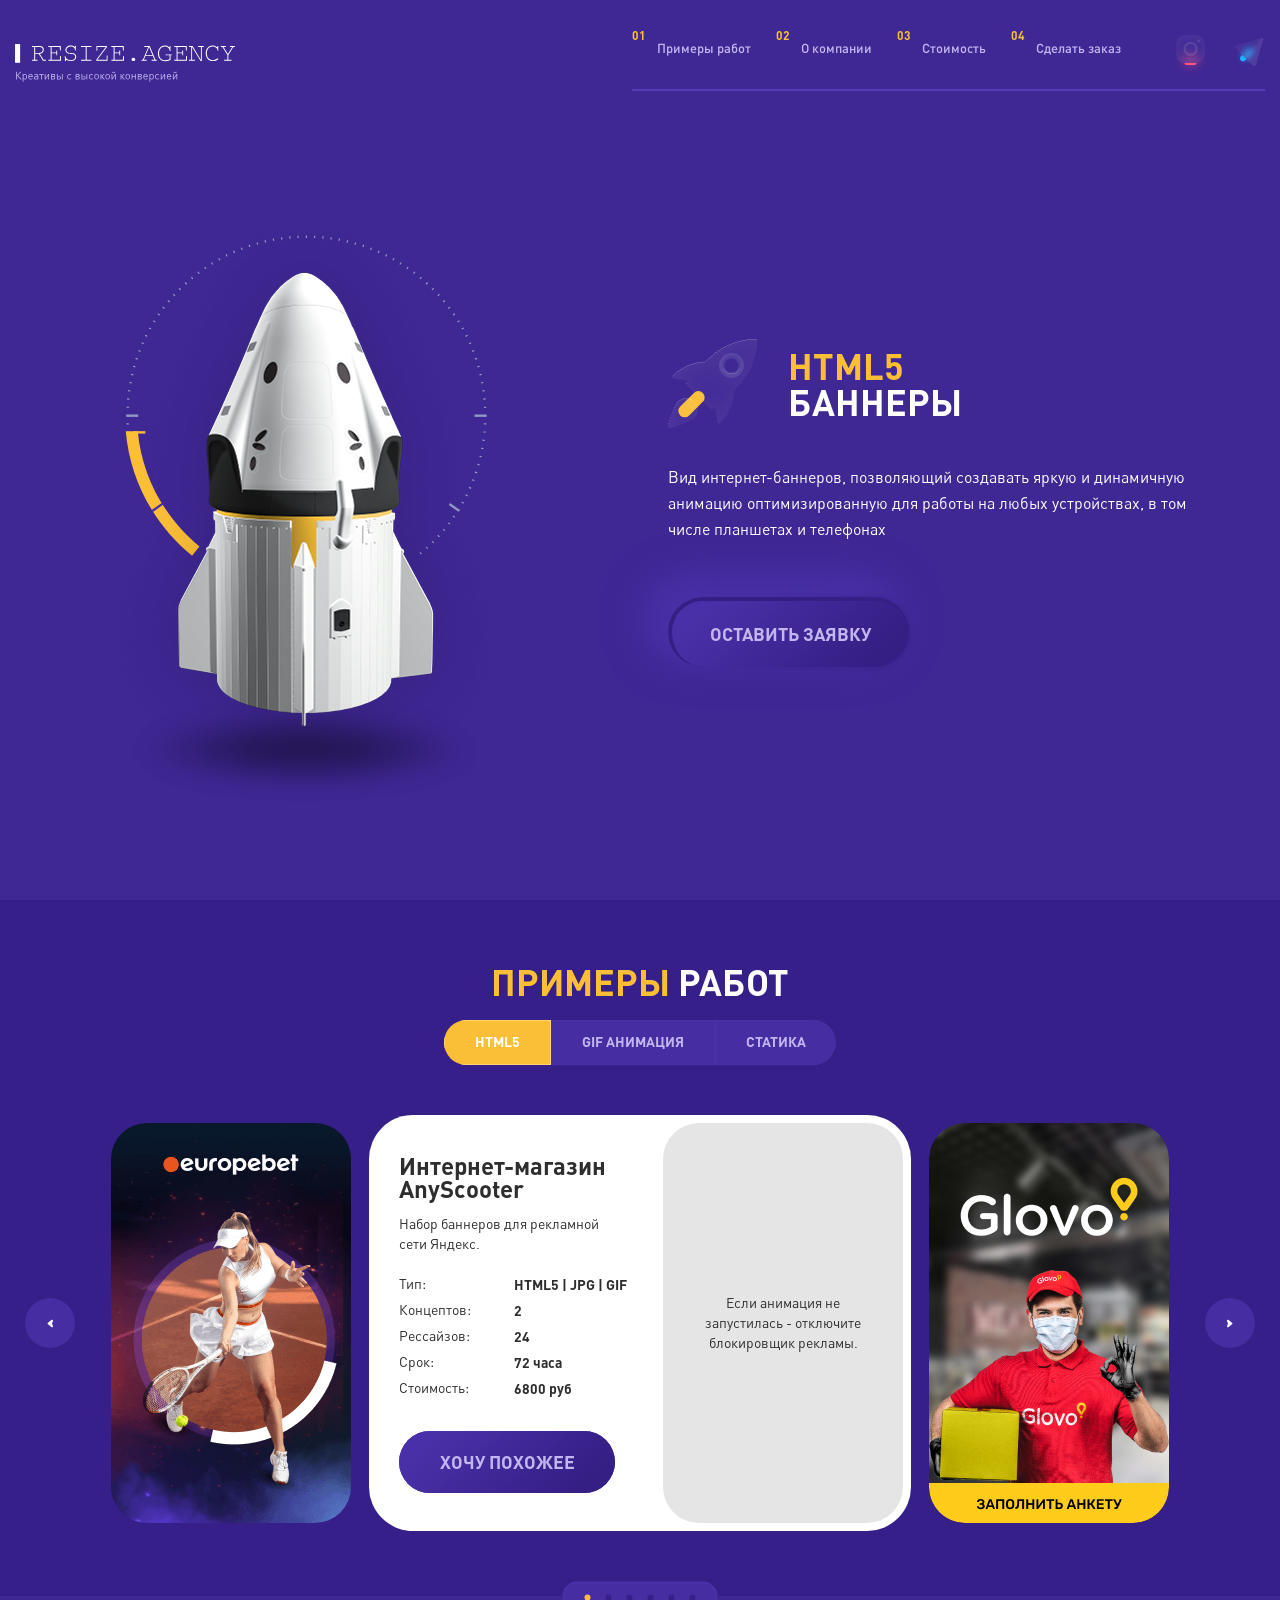
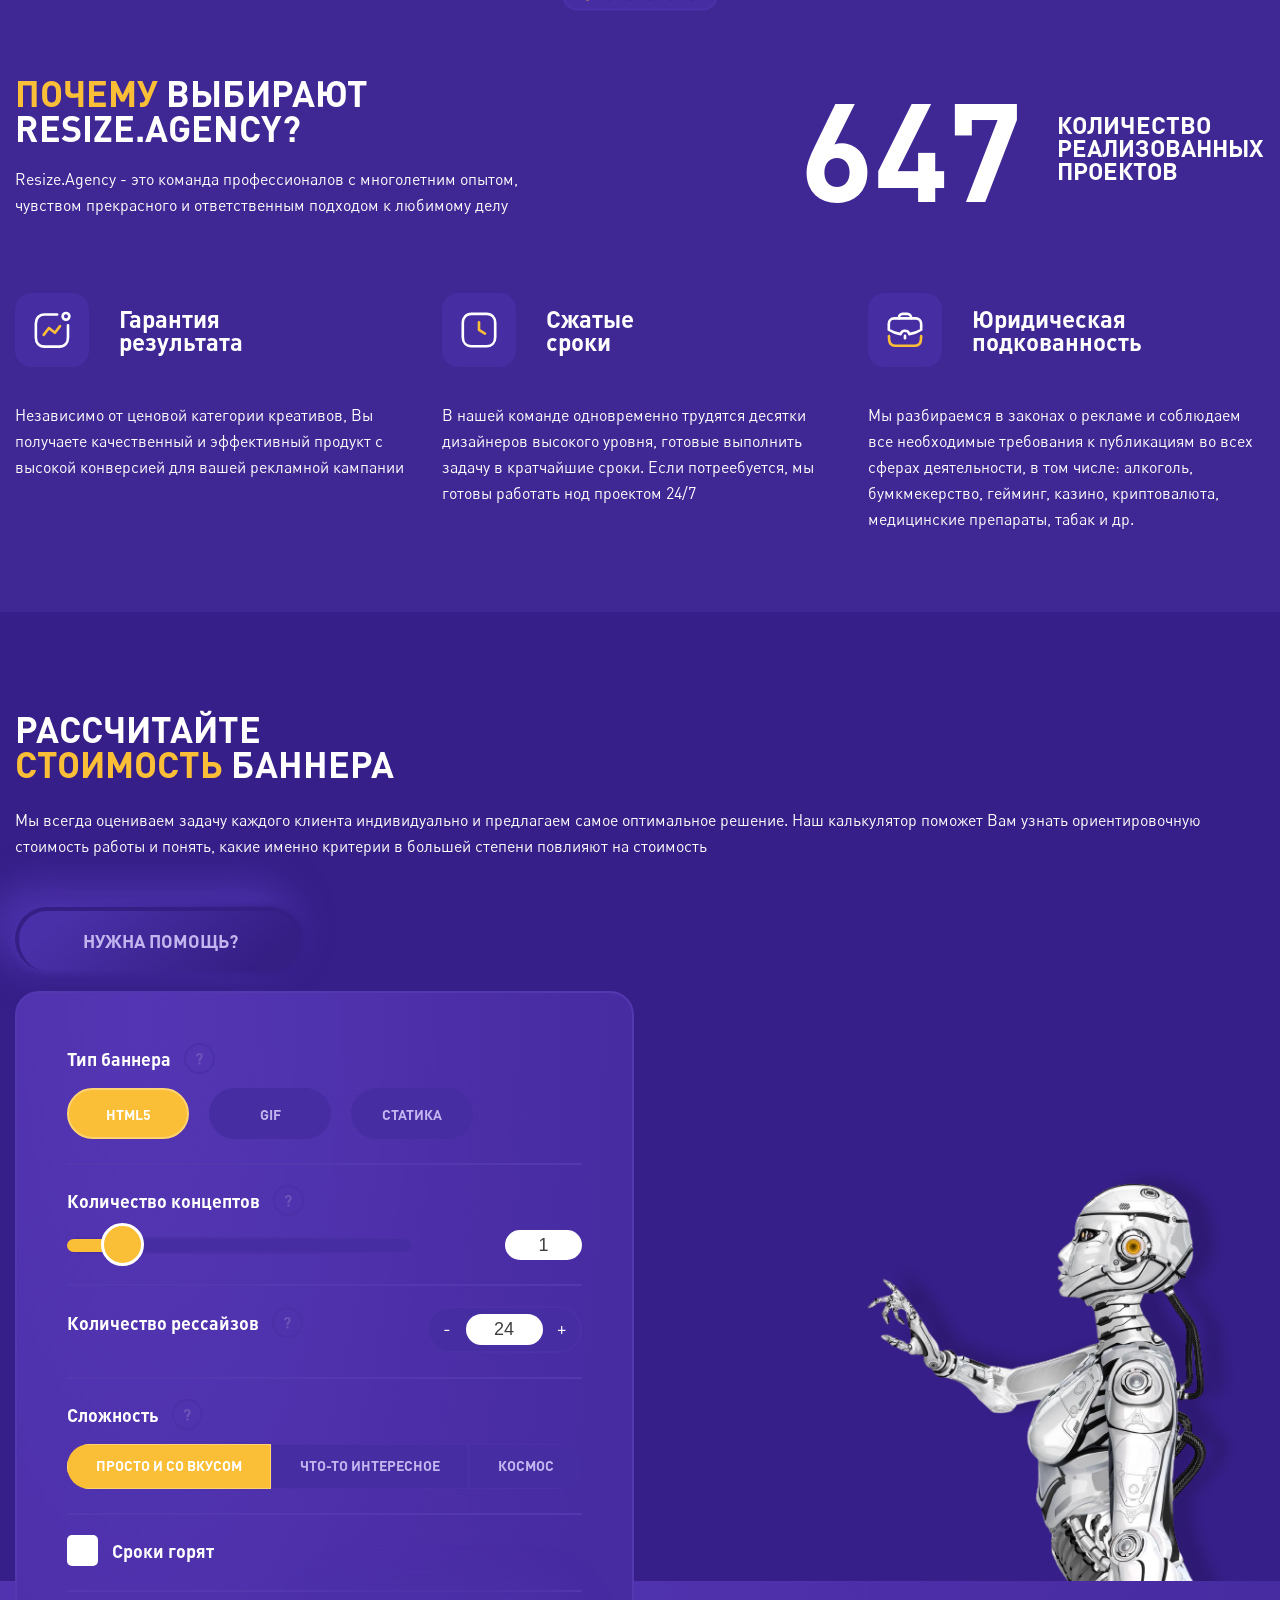
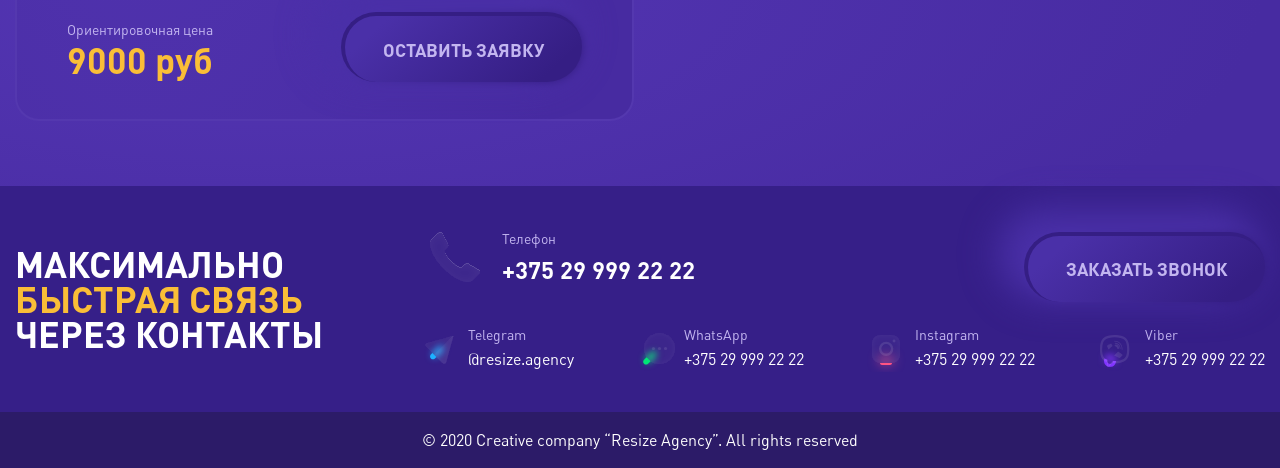
<file: index.html>
<!DOCTYPE html>
<html lang="en">

<head>
    <meta charset="UTF-8">
    <meta name="viewport" content="width=device-width, initial-scale=1.0">
    <link rel="stylesheet" href="css/style.css">
    <title>resize Agency</title>
</head>

<body>
    <div class="wrap">
        <div class="fullscreen-block">
            <div class="header">
                <div class="container">
                    <div class="header__inner">
                        <div class="header__adaptive">
                            <div class="header__burger">
                                <span></span>
                            </div>
                            <a class="header-logo" href="#"><img src="images/Logo.svg" alt="logo"></a>
                        </div>
                        <div class="header-fixed">
                            <div class="header-fixed__nav">
                                <ul class="header-fixed__menu">
                                    <li class="header-fixed__link"><a class="header-fixed__item header-fixed__item--01"
                                            href="#">Примеры работ</a></li>
                                    <li class="header-fixed__link"><a class="header-fixed__item header-fixed__item--02"
                                            href="#">О компании</a></li>
                                    <li class="header-fixed__link"><a class="header-fixed__item header-fixed__item--03"
                                            href="#">Стоимость</a></li>
                                    <li class="header-fixed__link"><a class="header-fixed__item header-fixed__item--04"
                                            href="#">Сделать заказ</a></li>
                                </ul>
                                <div class="header-fixed__social">
                                    <a href="#" class="header-fixed__icon"></a>
                                    <a href="#" class="header-fixed__icon header-fixed__icon-02"></a>
                                </div>
                            </div>
                            <div class="header-fixed__callback">
                                <div class="menu-tell">
                                    <div class="menu-tell__phone">
                                        <img src="images/phone.svg" alt="">
                                    </div>
                                    <div class="menu-tell__wrapp">
                                        <div class="menu-tell__name">Телефон</div>
                                        <a class="menu-tell__call" href="#">+375 29 999 22 22</a>
                                    </div>
                                </div>
                                <a class="header-fixed__btn btn" href="#"><span>заказать звонок</span></a>
                                <div class="social-media social-media-header">
                                    <div class="social-media__social-item social-media__social-item-01">
                                        <div class="social-media__social-text">
                                            <div class="social-media__social-title">Telegram</div>
                                            <a class="social-media__social-email" href="#">@resize.agency</a>
                                        </div>
                                    </div>
                                    <div class="social-media__social-item social-media__social-item-02">
                                        <div class="social-media__social-text">
                                            <div class="social-media__social-title">WhatsApp</div>
                                            <a class="social-media__social-email" href="#">+375 29 999 22 22</a>
                                        </div>
                                    </div>
                                    <div class="social-media__social-item social-media__social-item-03">
                                        <div class="social-media__social-text">
                                            <div class="social-media__social-title">Instagram</div>
                                            <a class="social-media__social-email" href="#">+375 29 999 22 22</a>
                                        </div>
                                    </div>
                                    <div class="social-media__social-item social-media__social-item-04">
                                        <div class="social-media__social-text">
                                            <div class="social-media__social-title">Viber</div>
                                            <a class="social-media__social-email" href="#">+375 29 999 22 22</a>
                                        </div>
                                    </div>
                                </div>
                            </div>
                        </div>
                        <div class="header-socials">
                            <a href="#" class="header-socials__icon header-socials__icon-inst"></a>
                            <a href="#" class="header-socials__icon header-socials__icon-teleg"></a>
                        </div>
                    </div>
                </div>
            </div>
            <div class="main-content">
                <div class="container">
                    <div class="main-content__inner">
                        <div class="main-content__images">
                            <div class="main-content__img main-content__img-rocket _anim-items _anim-hide">
                                <img src="images/rocket-images/SpaceX.png" alt="">
                            </div>
                            <div class="main-content__img main-content__img-circle _anim-items _anim-hide">
                                <img src="images/rocket-images/circle.svg" alt="">
                            </div>
                            <div class="main-content__img main-content__img-shadow _anim-items _anim-hide">
                                <img src="images/rocket-images/Shadow.png" alt="">
                            </div>
                        </div>
                        <div class="main-content__texts">
                            <div class="main-content__imgTxt">
                                <div class="main-content__mini _anim-items _anim-hide">
                                    <img src="images/mini-rocket.svg" alt="mini-rocket">
                                </div>
                                <div class="main-content__title _anim-items _anim-hide"><span>Html5</span> баннеры</div>
                            </div>
                            <div class="main-content__subtitle _anim-items _anim-hide">Вид интернет-баннеров, позволяющий создавать яркую и
                                динамичную анимацию оптимизированную для работы на любых устройствах, в том числе
                                планшетах и телефонах</div>
                            <a href="#" class="main-content__btn btn _anim-items _anim-hide"><span>Оставить заявку</span></a>
                        </div>
                    </div>
                </div>
            </div>
        </div>
        <div class="page-slider">
            <div class="container">
                <div class="page-slider__title"><span>Примеры</span> работ</div>
                <div class="tabs tabs-slider">
                    <a class="tabs__tab active" href="#">html5</a>
                    <a class="tabs__tab" href="#">gif анимация</a>
                    <a class="tabs__tab" href="#">статика</a>
                </div>
            </div>
            <div class="container container-slider">
                <div class="page-slider-slider">
                    <div class="page-slider-slider__slide">
                        <div class="page-slider-slider__item">
                            <div class="page-slider-slider__info">
                                <div class="page-slider-slider__name">Интернет-магазин AnyScooter</div>
                                <div class="page-slider-slider__desc">Набор баннеров для рекламной сети Яндекс.</div>
                                <div class="page-slider-slider__category">
                                    <div class="page-slider-slider__column">
                                        <div class="page-slider-slider__key">Тип:</div>
                                        <div class="page-slider-slider__value">HTML5 | JPG | GIF</div>
                                    </div>
                                    <div class="page-slider-slider__column">
                                        <div class="page-slider-slider__key">Концептов:</div>
                                        <div class="page-slider-slider__value">2</div>
                                    </div>
                                    <div class="page-slider-slider__column">
                                        <div class="page-slider-slider__key">Рессайзов:</div>
                                        <div class="page-slider-slider__value">24</div>
                                    </div>
                                    <div class="page-slider-slider__column">
                                        <div class="page-slider-slider__key">Срок:</div>
                                        <div class="page-slider-slider__value">72 часа</div>
                                    </div>
                                    <div class="page-slider-slider__column">
                                        <div class="page-slider-slider__key">Стоимость:</div>
                                        <div class="page-slider-slider__value"><span>6800</span> руб</div>
                                    </div>
                                </div>
                                <a class="page-slider-slider__btn btn-second" href="#"><span>Хочу похожее</span></a>
                            </div>
                            <div class="page-slider-slider__img page-slider-slider__img-01">
                                <div class="page-slider-slider__frame">
                                    <iframe src="https://qipeer.github.io/banners/tires/240x400/index.html" width="240" height="400"></iframe>
                                </div>
                            </div>
                        </div>
                    </div>
                    <div class="page-slider-slider__slide">
                        <div class="page-slider-slider__item">
                            <div class="page-slider-slider__info">
                                <div class="page-slider-slider__name">Интернет-магазин AnyScooter</div>
                                <div class="page-slider-slider__desc">Набор баннеров для рекламной сети Яндекс.</div>
                                <div class="page-slider-slider__category">
                                    <div class="page-slider-slider__column">
                                        <div class="page-slider-slider__key">Тип:</div>
                                        <div class="page-slider-slider__value">HTML5 | JPG | GIF</div>
                                    </div>
                                    <div class="page-slider-slider__column">
                                        <div class="page-slider-slider__key">Концептов:</div>
                                        <div class="page-slider-slider__value">2</div>
                                    </div>
                                    <div class="page-slider-slider__column">
                                        <div class="page-slider-slider__key">Рессайзов:</div>
                                        <div class="page-slider-slider__value">24</div>
                                    </div>
                                    <div class="page-slider-slider__column">
                                        <div class="page-slider-slider__key">Срок:</div>
                                        <div class="page-slider-slider__value">72 часа</div>
                                    </div>
                                    <div class="page-slider-slider__column">
                                        <div class="page-slider-slider__key">Стоимость:</div>
                                        <div class="page-slider-slider__value"><span>6800</span> руб</div>
                                    </div>
                                </div>
                                <a class="page-slider-slider__btn btn-second" href="#"><span>Хочу похожее</span></a>
                            </div>
                            <div class="page-slider-slider__img page-slider-slider__img-02">
                                <div class="page-slider-slider__frame">
                                    <iframe src="https://qipeer.github.io/banners/tires/240x400/index.html" width="240" height="400"></iframe>
                                </div>
                            </div>
                        </div>
                    </div>
                    <div class="page-slider-slider__slide">
                        <div class="page-slider-slider__item">
                            <div class="page-slider-slider__info">
                                <div class="page-slider-slider__name">Интернет-магазин AnyScooter</div>
                                <div class="page-slider-slider__desc">Набор баннеров для рекламной сети Яндекс.</div>
                                <div class="page-slider-slider__category">
                                    <div class="page-slider-slider__column">
                                        <div class="page-slider-slider__key">Тип:</div>
                                        <div class="page-slider-slider__value">HTML5 | JPG | GIF</div>
                                    </div>
                                    <div class="page-slider-slider__column">
                                        <div class="page-slider-slider__key">Концептов:</div>
                                        <div class="page-slider-slider__value">2</div>
                                    </div>
                                    <div class="page-slider-slider__column">
                                        <div class="page-slider-slider__key">Рессайзов:</div>
                                        <div class="page-slider-slider__value">24</div>
                                    </div>
                                    <div class="page-slider-slider__column">
                                        <div class="page-slider-slider__key">Срок:</div>
                                        <div class="page-slider-slider__value">72 часа</div>
                                    </div>
                                    <div class="page-slider-slider__column">
                                        <div class="page-slider-slider__key">Стоимость:</div>
                                        <div class="page-slider-slider__value"><span>6800</span> руб</div>
                                    </div>
                                </div>
                                <a class="page-slider-slider__btn btn-second" href="#"><span>Хочу похожее</span></a>
                            </div>
                            <div class="page-slider-slider__img page-slider-slider__img-03">
                                <div class="page-slider-slider__frame">
                                    <iframe src="https://qipeer.github.io/banners/tires/240x400/index.html" width="240" height="400"></iframe>
                                </div>
                            </div>
                        </div>
                    </div>
                    <div class="page-slider-slider__slide">
                        <div class="page-slider-slider__item">
                            <div class="page-slider-slider__info">
                                <div class="page-slider-slider__name">Интернет-магазин AnyScooter</div>
                                <div class="page-slider-slider__desc">Набор баннеров для рекламной сети Яндекс.</div>
                                <div class="page-slider-slider__category">
                                    <div class="page-slider-slider__column">
                                        <div class="page-slider-slider__key">Тип:</div>
                                        <div class="page-slider-slider__value">HTML5 | JPG | GIF</div>
                                    </div>
                                    <div class="page-slider-slider__column">
                                        <div class="page-slider-slider__key">Концептов:</div>
                                        <div class="page-slider-slider__value">2</div>
                                    </div>
                                    <div class="page-slider-slider__column">
                                        <div class="page-slider-slider__key">Рессайзов:</div>
                                        <div class="page-slider-slider__value">24</div>
                                    </div>
                                    <div class="page-slider-slider__column">
                                        <div class="page-slider-slider__key">Срок:</div>
                                        <div class="page-slider-slider__value">72 часа</div>
                                    </div>
                                    <div class="page-slider-slider__column">
                                        <div class="page-slider-slider__key">Стоимость:</div>
                                        <div class="page-slider-slider__value"><span>6800</span> руб</div>
                                    </div>
                                </div>
                                <a class="page-slider-slider__btn btn-second" href="#"><span>Хочу похожее</span></a>
                            </div>
                            <div class="page-slider-slider__img page-slider-slider__img-04">
                                <div class="page-slider-slider__frame">
                                    <iframe src="https://qipeer.github.io/banners/tires/240x400/index.html" width="240" height="400"></iframe>
                                </div>
                            </div>
                        </div>
                    </div>
                    <div class="page-slider-slider__slide">
                        <div class="page-slider-slider__item">
                            <div class="page-slider-slider__info">
                                <div class="page-slider-slider__name">Интернет-магазин AnyScooter</div>
                                <div class="page-slider-slider__desc">Набор баннеров для рекламной сети Яндекс.</div>
                                <div class="page-slider-slider__category">
                                    <div class="page-slider-slider__column">
                                        <div class="page-slider-slider__key">Тип:</div>
                                        <div class="page-slider-slider__value">HTML5 | JPG | GIF</div>
                                    </div>
                                    <div class="page-slider-slider__column">
                                        <div class="page-slider-slider__key">Концептов:</div>
                                        <div class="page-slider-slider__value">2</div>
                                    </div>
                                    <div class="page-slider-slider__column">
                                        <div class="page-slider-slider__key">Рессайзов:</div>
                                        <div class="page-slider-slider__value">24</div>
                                    </div>
                                    <div class="page-slider-slider__column">
                                        <div class="page-slider-slider__key">Срок:</div>
                                        <div class="page-slider-slider__value">72 часа</div>
                                    </div>
                                    <div class="page-slider-slider__column">
                                        <div class="page-slider-slider__key">Стоимость:</div>
                                        <div class="page-slider-slider__value"><span>6800</span> руб</div>
                                    </div>
                                </div>
                                <a class="page-slider-slider__btn btn-second" href="#"><span>Хочу похожее</span></a>
                            </div>
                            <div class="page-slider-slider__img page-slider-slider__img-05">
                                <div class="page-slider-slider__frame">
                                    <iframe src="https://qipeer.github.io/banners/tires/240x400/index.html" width="240" height="400"></iframe>
                                </div>
                            </div>
                        </div>
                    </div>
                    <div class="page-slider-slider__slide">
                        <div class="page-slider-slider__item">
                            <div class="page-slider-slider__info">
                                <div class="page-slider-slider__name">Интернет-магазин AnyScooter</div>
                                <div class="page-slider-slider__desc">Набор баннеров для рекламной сети Яндекс.</div>
                                <div class="page-slider-slider__category">
                                    <div class="page-slider-slider__column">
                                        <div class="page-slider-slider__key">Тип:</div>
                                        <div class="page-slider-slider__value">HTML5 | JPG | GIF</div>
                                    </div>
                                    <div class="page-slider-slider__column">
                                        <div class="page-slider-slider__key">Концептов:</div>
                                        <div class="page-slider-slider__value">2</div>
                                    </div>
                                    <div class="page-slider-slider__column">
                                        <div class="page-slider-slider__key">Рессайзов:</div>
                                        <div class="page-slider-slider__value">24</div>
                                    </div>
                                    <div class="page-slider-slider__column">
                                        <div class="page-slider-slider__key">Срок:</div>
                                        <div class="page-slider-slider__value">72 часа</div>
                                    </div>
                                    <div class="page-slider-slider__column">
                                        <div class="page-slider-slider__key">Стоимость:</div>
                                        <div class="page-slider-slider__value"><span>6800</span> руб</div>
                                    </div>
                                </div>
                                <a class="page-slider-slider__btn btn-second" href="#"><span>Хочу похожее</span></a>
                            </div>
                            <div class="page-slider-slider__img page-slider-slider__img-06">
                                <div class="page-slider-slider__frame">
                                    <iframe src="https://qipeer.github.io/banners/tires/240x400/index.html" width="240" height="400"></iframe>
                                </div>
                            </div>
                        </div>
                    </div>
                </div>
            </div>
            <div class="page-slider-slider__mobile">
                <a class="page-slider-slider__mobileBtn btn" href="#"><span>Хочю похожее</span></a>
            </div>
        </div>
        <div class="page-choose">
            <div class="container">
                <div class="page-choose-top">
                    <div class="page-choose-top__why">
                        <div class="page-choose-top__title"><span>Почему</span> выбирают Resize.Agency?</div>
                        <div class="page-choose-top__desc">Resize.Agency - это команда профессионалов с многолетним
                            опытом, чувством прекрасного и ответственным подходом к любимому делу</div>
                    </div>
                    <div class="page-choose-top__release">
                        <div class="page-choose-top__number">647</div>
                        <div class="page-choose-top__txt">Количество реализованных проектов</div>
                    </div>
                </div>
                <div class="page-choose-bottom">
                    <div class="page-choose-bottom__column">
                        <div class="page-choose-bottom__item">
                            <div class="page-choose-bottom__result">
                                <div class="page-choose-bottom__img">
                                    <img src="images/choose-icons/01.svg" alt="">
                                </div>
                                <div class="page-choose-bottom__title">Гарантия <span>результата</span></div>
                            </div>
                            <div class="page-choose-bottom__desc">Независимо от ценовой категории креативов, Вы
                                получаете качественный и эффективный продукт с высокой конверсией для вашей рекламной
                                кампании</div>
                        </div>
                    </div>
                    <div class="page-choose-bottom__column">
                        <div class="page-choose-bottom__item">
                            <div class="page-choose-bottom__result">
                                <div class="page-choose-bottom__img">
                                    <img src="images/choose-icons/02.svg" alt="">
                                </div>
                                <div class="page-choose-bottom__title">Сжатые <span>сроки</span></div>
                            </div>
                            <div class="page-choose-bottom__desc">В нашей команде одновременно трудятся десятки
                                дизайнеров высокого уровня, готовые выполнить задачу в кратчайшие сроки. Если
                                потреебуется, мы готовы работать нод проектом 24/7</div>
                        </div>
                    </div>
                    <div class="page-choose-bottom__column">
                        <div class="page-choose-bottom__item">
                            <div class="page-choose-bottom__result">
                                <div class="page-choose-bottom__img">
                                    <img src="images/choose-icons/03.svg" alt="">
                                </div>
                                <div class="page-choose-bottom__title">Юридическая <span>подкованность</span></div>
                            </div>
                            <div class="page-choose-bottom__desc">Мы разбираемся в законах о рекламе и соблюдаем все
                                необходимые требования к публикациям во всех сферах деятельности, в том числе: алкоголь,
                                бумкмекерство, гейминг, казино, криптовалюта, медицинские препараты, табак и др.</div>
                        </div>
                    </div>
                </div>
            </div>
        </div>
        <div class="page-form">
            <div class="container container-form">
                <div class="page-form__body">
                    <div class="page-form__column page-form__column--first">
                        <form class="page-form-form" action="#">
                            <div class="page-form-form__wrap">
                                <div class="page-form-form__name">Тип баннера
                                    <a class='page-form-form__more more-typeBanner' href="#"></a>
                                </div>
                                <div class="page-form-form__choose">
                                    <label class="page-form-form__checkbox active">
                                        <input checked class="page-form-form__input" type="checkbox">
                                        html5
                                    </label>
                                    <label class="page-form-form__checkbox">
                                        <input class="page-form-form__input" type="checkbox">
                                        gif
                                    </label>
                                    <label class="page-form-form__checkbox">
                                        <input class="page-form-form__input" type="checkbox">
                                        статика
                                    </label>
                                </div>
                            </div>
                            <div class="page-form-form__wrap">
                                <div class="page-form-form__name">Количество концептов
                                    <a class='page-form-form__more more-collection' href="#"></a>
                                </div>
                                <div class="page-form-form__conceptions">
                                    <div class="page-form-form__range">
                                        <input id="range" type="range" name="renge" value="1" min="0" max="10">
                                        <div class="page-form-form__owl">
                                            <div class="page-form-form__circle"></div>
                                        </div>
                                        <div class="page-form-form__line"></div>
                                    </div>
                                    <div class="page-form-form__rangeNumber">
                                        <input value="1" class="page-form-form__inp" type="text">
                                    </div>
                                </div>
                            </div>
                            <div class="page-form-form__wrap">
                                <div class="page-form-form__ressize">
                                    <div class="page-form-form__text">
                                        <div class="page-form-form__name">Количество рессайзов
                                            <a class='page-form-form__more more-resizes' href="#"></a>
                                        </div>
                                    </div>
                                    <div class="page-form-form__counter">
                                        <div class="page-form-form__minis page-form-form-counter">-</div>
                                        <div class="page-form-form__number">
                                            <input value="24" class="page-form-form__inputNumber" type="text">
                                        </div>
                                        <div class="page-form-form__plus page-form-form-counter">+</div>
                                    </div>
                                </div>
                            </div>
                            <div class="page-form-form__wrap">
                                <div class="page-form-form__name">Сложность
                                    <a class='page-form-form__more more-hard' href="#"></a>
                                </div>
                                <div class="tabs tabs-form">
                                    <a class="tabs__tab active" href="#">Просто и со вкусом</a>
                                    <a class="tabs__tab" href="#">Что-то интересное</a>
                                    <a class="tabs__tab" href="#">космос</a>
                                </div>
                                <div class="select-mobile">
                                    <div class="select-mobile__top">
                                        <div class="select-mobile__title"></div>
                                        <div class="select-mobile__selected"></div>
                                    </div>
                                    <ul class="select-mobile__list">
                                    </ul>
                                </div>
                            </div>
                            <div class="page-form-form__wrap">
                                <div class="page-form-form__fire">
                                    <input id="form-timing" class="page-form-form__timing" type="checkbox">
                                    <label class="page-form-form__label" for="form-timing">
                                        Сроки горят
                                    </label>
                                </div>
                            </div>
                            <div class="page-form-form__price">
                                <div class="page-form-form__finallyPrice">
                                    <div class="page-form-form__desc">Ориентировочная цена</div>
                                    <div class="page-form-form__cost"><span>9000</span> руб</div>
                                </div>
                                <div>
                                    <button class="page-form-form__btn btn" type="submit"><span>Оставить заявку</span></button>
                                </div>
                            </div>
                        </form>
                    </div>
                    <div class="page-form__column page-form__column--second">
                        <div class="page-form-info">
                            <div class="page-form-info__title">Рассчитайте <span>стоимость</span> баннера</div>
                            <div class="page-form-info__desc">Мы всегда оцениваем задачу каждого клиента индивидуально и
                                предлагаем самое оптимальное решение. Наш калькулятор поможет Вам узнать ориентировочную
                                стоимость работы и понять, какие именно критерии в большей степени повлияют на стоимость
                            </div>
                            <a class="page-form-info__btn btn btn-help" href="#"><span>нужна помощь?</span></a>
                        </div>
                    </div>
                </div>
            </div>
        </div>
        <div class="page-footer">
            <div class="container">
                <div class="page-footer__body">
                    <div class="page-footer__title">Максимально <span>быстрая связь</span> через контакты</div>
                    <div class="page-footer-social">
                        <div class="page-footer-social__call">
                            <div class="menu-tell">
                                <div class="menu-tell__phone">
                                    <img src="images/phone.svg" alt="">
                                </div>
                                <div class="menu-tell__wrapp">
                                    <div class="menu-tell__name">Телефон</div>
                                    <a class="menu-tell__call" href="#">+375 29 999 22 22</a>
                                </div>
                            </div>
                            <a class="page-footer-social__btn btn" href="#"><span>заказать звонок</span></a>
                        </div>
                        <div class="social-media social-media-footer">
                            <div class="social-media__social-item social-media__social-item-01 social-media__social-item--footer">
                                <div class="social-media__social-text">
                                    <div class="social-media__social-title">Telegram</div>
                                    <a class="social-media__social-email" href="#">@resize.agency</a>
                                </div>
                            </div>
                            <div class="social-media__social-item social-media__social-item-02 social-media__social-item--footer">
                                <div class="social-media__social-text">
                                    <div class="social-media__social-title">WhatsApp</div>
                                    <a class="social-media__social-email" href="#">+375 29 999 22 22</a>
                                </div>
                            </div>
                            <div class="social-media__social-item social-media__social-item-03 social-media__social-item--footer">
                                <div class="social-media__social-text">
                                    <div class="social-media__social-title">Instagram</div>
                                    <a class="social-media__social-email" href="#">+375 29 999 22 22</a>
                                </div>
                            </div>
                            <div class="social-media__social-item social-media__social-item-04 social-media__social-item--footer">
                                <div class="social-media__social-text">
                                    <div class="social-media__social-title">Viber</div>
                                    <a class="social-media__social-email" href="#">+375 29 999 22 22</a>
                                </div>
                            </div>
                        </div>
                    </div>
                </div>
                <div class="page-footer__media"></div>
            </div>
        </div>
        <div class="footer">
            <div class="container">
                <div class="footer-title">© 2020 Creative company “Resize Agency”. All rights reserved</div>
            </div>
        </div>
        <!-- Модальные окна -->
        <!-- Заявка на консультацию -->
        <div class="shadow-modal hide " data-popup>
            <div class="modal__body">
                <div class="modal">
                    <div class="modal__wrap">
                        <div class="modal__title">Заявка на консультацию <span>Укажите контактные данные для обратной
                                связи</span></div>
                        <form class="modal-form modal-form-consultation" action="#">
                            <label class="modal-form__label" for="input-name">Ваше имя
                                <input class="modal-form__input _valid" id="input-name" type="text">
                            </label>
                            <label class="modal-form__label" for="input-tell">Номер телефона
                                <input class="modal-form__input _valid number" id="input-tell" type="text">
                            </label>
                            <div class="modal-form__submit">
                                <button class="modal-form__btn btn-second" type="submit"><span>Отправить</span></button>
                                <a class="modal-form__brif" href="#">Расширенная форма (бриф)>></a>
                            </div>
                        </form>
                    </div>
                    <div class="modal-form__attention">
                        Нажимая кнопку “ОТПРАВИТЬ”, Вы даете согласие на обработку персональных данных
                    </div>
                    <div class="modal-form__close">
                        <span></span>
                    </div>
                </div>
            </div>
        </div>
        <!-- Заявка на консультацию -->

        <!-- Заявка на разработку -->
        <div class="shadow-modal shadow-modal-consultation hide" data-popup>
            <div class="modal__body">
                <div class="modal">
                    <div class="modal__wrap">
                        <div class="modal__title">Заявка на разработку <span>Укажите контактные данные для обратной
                                связи</span></div>
                        <form class="modal-form modal-form-development" action="#">
                            <label class="modal-form__label" for="input-name">Ваше имя
                                <input class="modal-form__input _valid" id="input-name" type="text">
                            </label>
                            <label class="modal-form__label" for="input-tell">Номер телефона
                                <input class="modal-form__input _valid number" id="input-tell" type="text">
                            </label>
                            <div class="modal-form__submit">
                                <button class="modal-form__btn btn-second" type="submit"><span>Отправить</span></button>
                                <a class="modal-form__brif" href="#">Расширенная форма (бриф)>></a>
                            </div>
                        </form>
                    </div>
                    <div class="modal-form__attention">
                        Нажимая кнопку “ОТПРАВИТЬ”, Вы даете согласие на обработку персональных данных
                    </div>
                    <div class="modal-form__close">
                        <span></span>
                    </div>
                </div>
            </div>
        </div>
        <!-- Заявка на разработку -->
        <!-- тип баннера -->
        <div class="shadow-modal shadow-modal-typeBanner hide" data-popup>
            <div class="modal__body">
                <div class="modal modal-questions">
                    <div class="modal__wrap modal__wrap-questions">
                        <div class="modal__title">Тип баннера</div>
                        <div class="modal-question">
                            <div class="modal-question__title">HTML5 баннеры</div>
                            <div class="modal-question__desc">Вид интернет-баннеров, позволяющий создавать яркую и
                                динамичную анимацию оптимизированную для работы на любых устройствах, в том числе
                                планшетах и телефонах</div>
                            <div class="modal-question__oppotunity">
                                <span>Преимущества HTML5 анимации не оставлят равнодушными даже самых заядлых
                                    скептиков:</span>
                                <div class="modal-question__desc">- поддержка любой мобильной платформы от смартфона до
                                    компьютера;</div>
                                <div class="modal-question__desc">- анимация, которая превращает ваш HTML5 баннер в
                                    настоящий шедевр;</div>
                                <div class="modal-question__desc">- HTML5 с легкостью интегрируется в адаптивный дизайн
                                    сайта;</div>
                                <div class="modal-question__desc">- поисковые системы отдадут предпочтение сайту с HTML5
                                    технологией;</div>
                            </div>
                        </div>
                        <div class="modal-question modal-question--second">
                            <div class="modal-question__title">GIF анимация</div>
                            <div class="modal-question__desc">Представляет собой последовательность растровых кадров,
                                которые сменяют друг друга. Данный вид анимации обычно используется при не сложном
                                сценарии. Плавность движений в таком баннере может достигаться только за счет множества
                                промежуточных кадров, что существенно сказывается на объеме баннера.</div>
                            <div class="modal-question__desc">Основным минусом данного типа баннеров является большой
                                объем файла даже при использовании не сложного сценария анимации. Можно, конечно,
                                уменьшить количество кадров. Что соответственно уменьшит объем баннера, но качество
                                анимации существенно пострадает.</div>
                        </div>
                        <div class="modal-question modal-question--third">
                            <div class="modal-question__title">Статика</div>
                            <div class="modal-question__desc">Статический web-баннер - это рекламный или информационный
                                баннер в котором отсутствует анимация. Рекламное сообщение всегда на виду. Стиль и
                                надписи не меняются. Все перед глазами. К плюсам можно отнести небольшой размер файла.
                            </div>
                        </div>
                        <a class="modal-question__btn btn-second" href="#"><span>понял, спасибо</span></a>
                    </div>
                    <div class="modal-form__close">
                        <span></span>
                    </div>
                </div>
            </div>
        </div>
        <!-- тип баннера -->
        <!-- количество концептов -->
        <div class="shadow-modal shadow-modal-conceptions hide " data-popup>
            <div class="modal__body">
                <div class="modal modal-questions">
                    <div class="modal__wrap modal__wrap-questions">
                        <div class="modal__title modal__title-conception">Концепт баннера</div>
                        <div class="modal-question__subtitle">Здесь Вы указываете количество концептов баннера, которые
                            мы проработаем в рамках бюджета. Делается для возможности выбора или же можете использовать
                            их все.</div>
                        <a class="modal-question__btn btn-second" href="#"><span>понял, спасибо</span></a>
                    </div>
                    <div class="modal-form__close">
                        <span></span>
                    </div>
                </div>
            </div>
        </div>
        <!-- количество концептов -->
        <!-- количество рессайзов -->
        <div class="shadow-modal shadow-modal-resize  hide" data-popup>
            <div class="modal__body">
                <div class="modal modal-questions">
                    <div class="modal__wrap modal__wrap-questions">
                        <div class="modal__title">Рессайзы</div>
                        <div class="modal-question__subtitle">Количество необходимых размеров для Вашей рекламной
                            кампании. Зависит от выбранных площадок для размещения.</div>
                            <a class="modal-question__btn btn-second" href="#"><span>понял, спасибо</span></a>
                    </div>
                    <div class="modal-form__close">
                        <span></span>
                    </div>
                </div>
            </div>
        </div>
        <!-- Количество ресайзов -->
        <!-- Спасибо -->
        <div class="shadow-modal shadow-modal-thanks hide" data-popup>
            <div class="modal__body">
                <div class="modal">
                    <div class="modal__wrap modal__wrap-questions">
                        <div class="modal__title">Спасибо!</div>
                        <div class="modal-question__subtitle">Ваша заявка принята, скоро мы свяжемся с Вами</div>
                            <a class="modal-question__btn modal-question__thanks btn-second" href="#"><span>ок</span></a>
                    </div>
                    <div class="modal-form__close">
                        <span></span>
                    </div>
                </div>
            </div>
        </div>
        <!-- Спасибо -->
        <!-- cложность-->
        <div class="shadow-modal shadow-modal-hard hide" data-popup>
            <div class="modal__body">
                <div class="modal modal-questions">
                    <div class="modal__wrap modal__wrap-questions">
                        <div class="modal__title">сложность</div>
                        <div class="modal-question">
                            <div class="modal-question__title">Просто и со вкусом</div>
                            <div class="modal-question__desc">Качественный и эффективный баннер с простым сценарием без
                                лишнего креатива. Подходит для бюджетных кампаний.</div>
                        </div>
                        <div class="modal-question">
                            <div class="modal-question__title">Что-то интересное</div>
                            <div class="modal-question__desc">Необычный, креативно продуманный сценарий с детально
                                проработанными элементами и анимацией для большего вовлечения клиентов.</div>
                        </div>
                        <div class="modal-question">
                            <div class="modal-question__title">Космос</div>
                            <div class="modal-question__desc">Готовы выполнить нечто невероятное с WoW эффектом. Такой
                                баннер не оставит равнодушным даже самого незаинтересованного клиента.</div>
                        </div>
                        <a class="modal-question__btn btn-second" href="#"><span>понял, спасибо</span></a>
                    </div>
                    <div class="modal-form__close">
                        <span></span>
                    </div>
                </div>
            </div>
        </div>
        <!-- cложность-->
        <!-- bif form-->
        <div class="shadow-modal shadow-modal-brif hide " data-popup>
            <div class="modal__body">
                <div class="modal modal-brif">
                    <div class="modal__wrap modal__wrap-brif">
                        <a class="modal-brif__return modal-brif__development" href="#">Вернуться к упрощенной заявке</a>
                        <div class="modal__title modal__title-brif">бриф на разработку</div>
                        <form class="modal-brif__form" action="#">
                            <div class="modal-brif__personal">
                                <div class="modal-brif__column">
                                    <label class="modal-brif__label">Ваше имя*
                                        <input class="modal-brif__input _valid" type="text">
                                    </label>
                                    <label class="modal-brif__label">Название компании
                                        <input class="modal-brif__input" type="text">
                                    </label>
                                </div>
                                <div class="modal-brif__column">
                                    <label class="modal-brif__label">Номер телефона*
                                        <input class="modal-brif__input _valid number" type="text">
                                    </label>
                                    <label class="modal-brif__label">URL сайта
                                        <input class="modal-brif__input" type="text">
                                    </label>
                                </div>
                            </div>
                            <div class="modal-brif__size">
                                <div class="modal-brif__types">
                                    <span>Тип баннера</span>
                                    <div class="modal-brif__choose">
                                        <input checked class="modal-brif__checkbox" id="brif-html5" type="checkbox">
                                        <label class="modal-brif__name" for="brif-html5">HTML5</label>
                                    </div>
                                    <div class="modal-brif__choose">
                                        <input class="modal-brif__checkbox" id="brif-gif" type="checkbox">
                                        <label class="modal-brif__name" for="brif-gif">GIF анимация</label>
                                    </div>
                                    <div class="modal-brif__choose">
                                        <input class="modal-brif__checkbox" id="brif-static" type="checkbox">
                                        <label class="modal-brif__name" for="brif-static">Статика</label>
                                    </div>
                                </div>
                                <div class="modal-brif__banner-size">
                                    <span>Размер баннеров</span>
                                    <div class='modal-brif__textarea'>
                                        <textarea placeholder="240x400, 336x280, 728x90" class='modal-brif__area'
                                            name="txt-size"></textarea>
                                    </div>
                                </div>
                            </div>
                            <div class="modal-brif__requires">
                                <span>Технические требования площадки размещения, баннерной сети</span>
                                <div class='modal-brif__textarea'>
                                    <textarea class='modal-brif__area' name="txt-size"></textarea>
                                </div>
                            </div>
                            <div class="modal-brif__requires">
                                <span>Пожелания или сценарий баннера, если имеется (можно прикреплять ссылки)</span>
                                <div class='modal-brif__textarea'>
                                    <textarea class='modal-brif__area' name="txt-size"></textarea>
                                </div>
                            </div>
                            <div class="modal-brif__send">
                                <button class="modal-brif__btn btn-second" type="submit">отправить</button>
                                <span>* Указаны пункты, обязательные к заполнению</span>
                            </div>
                        </form>
                    </div>
                    <div class="modal-form__attention modal-form__attention-brif">
                        Нажимая кнопку “ОТПРАВИТЬ”, Вы даете согласие на обработку персональных данных
                    </div>
                    <div class="modal-form__close">
                        <span></span>
                    </div>
                </div>
            </div>
        </div>
        <!-- bif form-->
    </div>
    <script src="https://code.jquery.com/jquery-3.5.1.min.js"></script>
    <script src="js/script.js"></script>
</body>

</html>
</file>
<file: css/style.css>
@charset "UTF-8";
@font-face {
  font-family: 'DIN';
  src: local("dinpro-bold"), local("dinpro-bold"), url("../fonts/dinpro-bold.woff") format("woff");
  font-weight: 700;
  font-style: normal;
}

@font-face {
  font-family: 'DIN';
  src: local("DINPro"), local("DINPro"), url("../fonts/DINPro.woff") format("woff");
  font-weight: 400;
  font-style: normal;
}

@font-face {
  font-family: 'DIN';
  src: local("dinpro-medium"), local("dinpro-medium"), url("../fonts/dinpro-medium.woff") format("woff");
  font-weight: 500;
  font-style: normal;
}

html, body {
  height: 100%;
  width: 100%;
  font-family: 'DIN', 'sans-serif';
}

.wrap {
  overflow: hidden;
  display: flex;
  flex-direction: column;
  min-height: 100vh;
  background-color: #3F2794;
}

@media (max-width: 600px) {
  .wrap {
    min-height: auto;
  }
}

.lock {
  overflow: hidden;
}

.container {
  max-width: 1310px;
  padding: 0 15px;
  margin: 0 auto;
}

.container-slider {
  max-width: 1770px;
}

@media (max-width: 1040px) {
  .container-slider {
    padding: 0;
  }
}

.container-form {
  position: relative;
}

.container-form::after {
  content: '';
  position: absolute;
  background: url("../images/roboto.png") no-repeat center/cover;
  width: 500px;
  height: 500px;
  bottom: -11%;
  right: 6%;
}

.btn {
  font-size: 18px;
  cursor: pointer;
  position: relative;
  z-index: 3;
  display: inline-block;
}

.btn::before {
  content: '';
  position: absolute;
  display: block;
  top: 50%;
  left: 50%;
  transform: translate(-50%, -50%);
  width: 100%;
  height: 100%;
  z-index: -1;
  -webkit-filter: blur(4px);
  filter: blur(4px);
  border-radius: 35px;
  box-shadow: -16px -13px 35px 10px #4A30A8;
  background: linear-gradient(318.21deg, #351E84 14.05%, #4A30A8 85.29%);
}

.btn:hover span::after {
  color: #FABE37;
  border: 4px solid #FFD370;
  transition: 0.2s ease;
}

.btn:hover span {
  color: #FABE37;
  transition: 0.2s ease;
}

.btn:active span {
  background: #351E84;
  color: #291961;
}

.btn:active span::after {
  border-color: transparent;
}

.btn span {
  width: 237px;
  height: 66px;
  text-transform: uppercase;
  background: linear-gradient(318.21deg, #351E84 14.05%, #4A30A8 85.29%);
  color: #C3B6F0;
  font-weight: 700;
  text-align: center;
  display: flex;
  justify-content: center;
  align-items: center;
  border-radius: 35px;
  border-left: 4px solid #351e84;
  border-top: 4px solid #351e84;
  position: relative;
}

.btn span::after {
  content: '';
  position: absolute;
  top: 50%;
  left: 50%;
  transform: translate(-50%, -50%);
  width: 100%;
  height: 100%;
  display: block;
  border: 4px solid transparent;
  border-radius: 40px;
}

.btn-help {
  cursor: pointer;
  position: relative;
  display: inline-block;
  z-index: 3;
}

.btn-help::after {
  content: '';
  position: absolute;
  display: block;
  top: 50%;
  left: 50%;
  transform: translate(-50%, -50%);
  width: 100%;
  height: 100%;
  z-index: -1;
  -webkit-filter: blur(4px);
  filter: blur(4px);
  border-radius: 35px;
  box-shadow: -16px -13px -8px 10px #4A30A8;
  background: linear-gradient(318.21deg, #351E84 14.05%, #4A30A8 85.29%);
}

.btn-help span {
  width: 282px;
  height: 60px;
  text-transform: uppercase;
  background: linear-gradient(318.21deg, #351E84 14.05%, #4A30A8 85.29%);
  color: #C3B6F0;
  font-weight: 700;
  text-align: center;
  display: flex;
  justify-content: center;
  align-items: center;
  border-radius: 35px;
  border-left: 4px solid #351e84;
  border-top: 4px solid #351e84;
}

.btn-help span::after {
  content: '';
  position: absolute;
  top: 50%;
  left: 50%;
  transform: translate(-50%, -50%);
  width: 100%;
  height: 100%;
  display: block;
  border: 4px solid transparent;
  border-radius: 40px;
}

.btn-second {
  width: 216px;
  height: 62px;
  display: flex;
  justify-content: center;
  align-items: center;
  background: linear-gradient(318.21deg, #351E84 14.05%, #4A30A8 85.29%);
  cursor: pointer;
  border-radius: 35px;
  transition: 0.2s ease;
  position: relative;
  outline: none;
}

.btn-second::before {
  content: '';
  position: absolute;
  top: 50%;
  left: 50%;
  transform: translate(-50%, -50%);
  width: 100%;
  height: 100%;
  border: 4px solid transparent;
  border-radius: 36px;
  display: block;
}

.btn-second:hover::before {
  border-color: #FFD370;
  transition: 0.2s ease;
}

.btn-second:hover {
  color: #FABE37;
}

.btn-second:hover span {
  color: #FABE37;
  transition: 0.2s ease;
}

.btn-second:active::before {
  border-color: transparent;
}

.btn-second:active span {
  color: #291961;
  background: #351E84;
}

.btn-second span {
  font-size: 18px;
  font-weight: 700;
  text-transform: uppercase;
  text-align: center;
  color: #C3B6F0;
  background: linear-gradient(318.21deg, #351E84 14.05%, #4A30A8 85.29%);
  display: flex;
  justify-content: center;
  align-items: center;
  width: 100%;
  height: 100%;
  border-radius: 35px;
}

.tabs {
  display: flex;
  justify-content: space-between;
  background-color: #462DA2;
  border-radius: 32px;
  overflow: hidden;
}

.tabs__tab {
  flex: 1 1 auto;
  padding: 13px 0 16px 0;
  display: flex;
  border: 1px solid #4C30A8;
  justify-content: center;
  font-size: 14px;
  text-transform: uppercase;
  text-align: center;
  font-weight: 700;
  color: #C3B6F0;
  transition: 0.1s ease;
}

.tabs__tab:last-child {
  border-right: none;
}

.tabs__tab.active {
  color: #ffffff;
  background-color: #FABE37;
  border-color: #FFD370;
}

.tabs__tab.active:hover {
  color: #ffffff;
  background-color: #FABE37;
  border-color: #FFD370;
}

.tabs__tab:hover {
  color: #FABE37;
  transition: 0.1s ease;
}

.tabs-slider {
  max-width: 392px;
  margin: 0 auto;
}

.slick-track {
  display: flex;
  transition: 1s ease;
  align-items: center;
  justify-content: center;
}

.slick-list {
  overflow: hidden;
}

.page-slider-slider .slick-center.page-slider-slider__slide {
  width: 542px;
  transition: width 1s ease;
}

.page-slider-slider .slick-center.page-slider-slider__slide .page-slider-slider__info {
  position: static;
  opacity: 1;
  visibility: visible;
  transition: opacity 0.5s ease;
  transition-delay: 0.4s;
}

.page-slider-slider .page-slider-slider__slide.slick-center .page-slider-slider__img {
  background: transparent;
}

.page-slider-slider .page-slider-slider__slide.slick-center .page-slider-slider__frame {
  opacity: 1;
  visibility: visible;
}

.page-slider-slider .slick-center.page-slider-slider__slide .page-slider-slider__item {
  background-color: #fff;
  padding: 8px 8px 8px 30px;
  width: 100%;
  transition: width 0.5s ease;
}

.select-mobile {
  display: none;
  max-width: 290px;
  border: 2px solid #FFD370;
  position: relative;
  border-radius: 32px;
}

.select-mobile.open .select-mobile__list {
  opacity: 1;
  visibility: visible;
  transition: 0.2s ease;
}

.select-mobile__list {
  position: absolute;
  width: 100%;
  border: 2px solid #FFD370;
  top: 45px;
  border-radius: 10px;
  z-index: 3;
  background-color: #462DA2;
  overflow: hidden;
  opacity: 0;
  visibility: hidden;
  transition: 0.2s ease;
}

.select-mobile__selected {
  flex: 0 0 35px;
  background-color: transparent;
  display: flex;
  justify-content: center;
  align-items: center;
}

.select-mobile__selected::after {
  content: '';
  background-image: url("../images/arrowSelect.svg");
  background-repeat: no-repeat;
  width: 9px;
  height: 7px;
}

.select-mobile__top {
  text-align: center;
  color: #fff;
  cursor: pointer;
  overflow: hidden;
  position: relative;
  display: flex;
}

.select-mobile__title {
  text-transform: uppercase;
  font-size: 14px;
  font-weight: 700;
  flex: 0 1 255px;
  background: #FABE37;
  padding: 14px 0 14px 0;
  border-radius: 32px 0 0 32px;
}

.select-mobile__link {
  text-align: center;
  color: #fff;
  text-transform: uppercase;
  font-size: 14px;
  font-weight: 700;
  margin-bottom: 10px;
}

.select-mobile__link:hover {
  background: #FABE37;
}

.select-mobile__link:last-child {
  margin: 0;
}

.select-mobile__item {
  display: block;
  padding: 14px 0 14px 0;
  width: 100%;
  height: 100%;
}

.menu-tell {
  display: flex;
  align-items: center;
  margin-bottom: 20px;
  margin-right: 15px;
}

.menu-tell__phone {
  margin-right: 12px;
  width: 70px;
  display: flex;
  justify-content: center;
}

.menu-tell__name {
  line-height: 26px;
  font-size: 14px;
  color: #C3B6F0;
  font-weight: 400;
}

.menu-tell__call {
  display: block;
  font-size: 24px;
  line-height: 35px;
  color: #fff;
  font-weight: 700;
}

.social-media {
  margin-top: 30px;
}

.social-media__social-item {
  display: flex;
  padding-left: 48px;
  align-items: center;
  margin-bottom: 20px;
  transition: 0.2s ease;
}

.social-media__social-item:last-child {
  margin: 0;
}

.social-media__social-item--footer {
  margin: 0;
}

.social-media__social-item-01 {
  background: url("../images/social-icons/teleg.svg") no-repeat left;
}

.social-media__social-item-01:hover {
  background: url("../images/social-icons/teleg-hover.svg") no-repeat left;
  transition: 0.2s ease;
}

.social-media__social-item-02 {
  background: url("../images/social-icons/whatsup.svg") no-repeat left 11px;
}

.social-media__social-item-02:hover {
  background: url("../images/social-icons/whatsup-hover.svg") no-repeat left 11px;
  transition: 0.2s ease;
}

.social-media__social-item-03 {
  background: url("../images/social-icons/inst.svg") no-repeat left 13px;
}

.social-media__social-item-03:hover {
  background: url("../images/social-icons/inst-hover.svg") no-repeat left 13px;
  transition: 0.2s ease;
}

.social-media__social-item-04 {
  background: url("../images/social-icons/viber.svg") no-repeat left 13px;
}

.social-media__social-item-04:hover {
  background: url("../images/social-icons/viber-hover.svg") no-repeat left 13px;
  transition: 0.2s ease;
}

.social-media__social-img {
  margin-right: 15px;
}

.social-media__social-title {
  font-size: 14px;
  line-height: 25px;
  font-weight: 400;
  color: #C3B6F0;
}

.social-media__social-email {
  display: block;
  font-size: 16px;
  color: #fff;
  line-height: 25px;
}

.social-media-footer {
  display: flex;
  justify-content: space-between;
  align-items: center;
  margin-top: 15px;
}

.footer {
  background-color: #2C1B68;
  padding: 15px 0;
  font-size: 16px;
  text-align: center;
  color: #fff;
  line-height: 26px;
}

@media (max-width: 400px) {
  .footer {
    font-size: 12px;
    line-height: 14px;
  }
}

._err {
  box-shadow: 0 0 15px red;
}

.main-error {
  padding-top: 105px;
}

.main-error-inner {
  display: flex;
  justify-content: center;
  align-items: center;
  margin: 0 -75px;
}

.main-error-images {
  padding: 0 75px;
  box-sizing: border-box;
}

.main-error-images__circle {
  background: url("../images/error/circle-error.svg") no-repeat center/cover;
  width: 494px;
  height: 494px;
  position: relative;
}

.main-error-images__fuel {
  position: absolute;
  top: 50%;
  left: 50%;
  transform: translate(-50%, -50%);
}

.main-error-images__fuel img {
  max-width: 100%;
}

.main-error-texts {
  padding: 0 75px;
  box-sizing: border-box;
  flex: 1 1 auto;
}

.main-error-texts__404 {
  font-weight: 900;
  font-size: 144px;
  line-height: 140px;
  color: #fff;
}

.main-error-texts__desc {
  max-width: 390px;
  font-size: 16px;
  line-height: 26px;
  color: #fff;
}

.main-error-texts__desc a {
  color: #FABE37;
}

.main-error-texts__desc a:hover {
  text-decoration: underline;
}

@-webkit-keyframes transformY {
  0% {
    transform: translateY(20px);
  }
  100% {
    transform: translateY(0px);
  }
}

@keyframes transformY {
  0% {
    transform: translateY(20px);
  }
  100% {
    transform: translateY(0px);
  }
}

@media (max-width: 1200px) {
  .main-error-inner {
    margin: 0 -40px;
  }
  .main-error-images {
    padding: 0 40px;
  }
  .main-error-texts {
    padding: 0 40px;
  }
}

@media (max-width: 1000px) {
  .main-error-inner {
    margin: 0 -20px;
  }
  .main-error-images {
    padding: 0 20px;
  }
  .main-error-texts {
    padding: 0 20px;
  }
}

@media (max-width: 920px) {
  .main-error-inner {
    margin: 0;
    flex-wrap: wrap;
  }
  .main-error-images {
    padding: 0;
    flex: 0 1 100%;
  }
  .main-error-images__circle {
    margin: 0 auto;
  }
  .main-error-texts {
    padding: 0;
    text-align: center;
  }
  .main-error-texts__desc {
    margin: 0 auto;
  }
  .main-error {
    margin-bottom: 15px;
  }
}

@media (max-width: 560px) {
  .main-error-images__circle {
    width: 395px;
    height: 395px;
  }
}

@media (max-width: 425px) {
  .main-error-images__circle {
    width: 300px;
    height: 300px;
  }
  .main-error-images__fuel {
    width: 90px;
    height: 94px;
  }
}

/**
 * Сброс стилей
 **/
button {
  cursor: pointer;
}

html, body, div, span, applet, object, iframe,
h1, h2, h3, h4, h5, h6, p, blockquote, pre, a,
em, img, ins, kbd, q, s, samp,
small, strike, strong, sub, sup, tt, var,
b, u, i, center,
dl, dt, dd, ol, ul, li,
fieldset, form, label, legend,
table, caption, tbody, tfoot, thead, tr, th, td,
article, aside, canvas, details, embed,
figure, figcaption, footer, header, hgroup,
menu, nav, output, ruby, section, summary,
time, mark, audio, video {
  margin: 0;
  padding: 0;
  border: 0;
  font-size: 100%;
  vertical-align: baseline;
  text-decoration: none;
  color: inherit;
}

article, footer, header, hgroup, menu, nav, section, summary {
  display: block;
}

body {
  line-height: 1;
}

ol, ul {
  list-style: none;
}

blockquote, q {
  quotes: none;
}

blockquote:before, blockquote:after, q:before, q:after {
  content: '';
  content: none;
}

table {
  border-collapse: collapse;
  border-spacing: 0;
}

h1, h2, h3, h4, h5, h6 {
  font-weight: normal;
}

input {
  outline: 0;
}

article, aside, details, figcaption, figure, footer, header, hgroup, main, nav, section, summary {
  display: block;
}

.fullscreen-block {
  min-height: 100vh;
  background-color: #3F2794;
  display: flex;
  flex-direction: column;
  justify-content: center;
  align-items: center;
}

.header {
  position: fixed;
  width: 100%;
  top: 0;
  left: 0;
  z-index: 50;
  padding: 30px 0;
}

.header::before {
  content: '';
  position: absolute;
  width: 100%;
  height: 100%;
  top: 0;
  left: 0;
  background-color: #3F2794;
  z-index: 5;
}

.header__inner {
  display: flex;
  justify-content: space-between;
  align-items: center;
  position: relative;
}

.header-logo {
  flex: 0 0 303px;
  width: 303px;
  height: 60px;
  position: relative;
  z-index: 6;
}

.header-logo img {
  max-width: 100%;
  display: block;
}

.header__adaptive {
  display: flex;
  align-items: center;
}

.header-socials {
  position: relative;
  display: none;
  top: 5px;
  z-index: 6;
}

.header-socials__icon {
  width: 40px;
  height: 40px;
  margin-right: 15px;
  display: inline-block;
}

.header-socials__icon:last-child {
  margin: 0;
}

.header-socials__icon img {
  max-width: 100%;
}

.header-socials__icon-inst {
  background: url("../images/social-icons/inst.svg") no-repeat center;
}

.header-socials__icon-teleg {
  background: url("../images/social-icons/teleg.svg") no-repeat center -8px;
}

.header__burger {
  margin-right: 23px;
  display: none;
  flex: 0 0 30px;
  height: 22px;
  width: 30px;
  position: relative;
}

.header__burger::after, .header__burger::before {
  content: '';
  position: absolute;
  background-color: #fff;
  height: 4px;
  width: 100%;
}

.header__burger::after {
  bottom: 0;
}

.header__burger::before {
  top: 0;
}

.header__burger span {
  position: absolute;
  width: 100%;
  height: 4px;
  top: 9px;
  background-color: #fff;
}

.header__burger.active::before {
  transform: rotate(45deg);
  top: 8px;
}

.header__burger.active::after {
  transform: rotate(-45deg);
  bottom: 10px;
}

.header__burger.active span {
  transform: scale(0);
}

.header-fixed {
  overflow: auto;
}

.header-fixed__nav {
  display: flex;
  border-bottom: 2px solid #563CB7;
  position: relative;
  z-index: 6;
}

.header-fixed.active {
  top: 0;
}

.header-fixed__menu {
  display: flex;
  align-items: center;
  margin-right: 30px;
}

.header-fixed__item {
  position: relative;
  padding: 15px 33px 44px 33px;
  display: block;
  height: 100%;
  border-bottom: 2px solid transparent;
  color: #C3B6F0;
  font-weight: 500;
  font-size: 18px;
}

.header-fixed__item:hover {
  border-bottom: 2px solid #FABE37;
  color: #fff;
}

.header-fixed__item--01::after, .header-fixed__item--02::after, .header-fixed__item--03::after, .header-fixed__item--04::after {
  position: absolute;
  top: 0;
  left: 0;
  color: #FABE37;
  font-size: 12px;
  font-weight: 700;
}

.header-fixed__item--01::after {
  content: '01';
}

.header-fixed__item--02::after {
  content: '02';
}

.header-fixed__item--03::after {
  content: '03';
}

.header-fixed__item--04::after {
  content: '04';
}

.header-fixed__icon {
  width: 30px;
  height: 40px;
  margin-right: 20px;
  display: inline-block;
  background: url("../images/social-icons/inst.svg") no-repeat center;
  transition: 0.2s ease;
}

.header-fixed__icon:last-child {
  margin: 0;
}

.header-fixed__icon:hover {
  background: url("../images/social-icons/inst-hover.svg") no-repeat center;
  transition: 0.2s ease;
}

.header-fixed__icon-02 {
  width: 35px;
  background: url("../images/social-icons/teleg.svg") no-repeat 0 -8px;
}

.header-fixed__icon-02:hover {
  background: url("../images/social-icons/teleg-hover.svg") no-repeat 0 -8px;
  transition: 0.2s ease;
}

.header-fixed__callback {
  display: none;
}

.header-fixed__social {
  padding-top: 10px;
}

.main-content {
  padding-top: 105px;
}

.main-content__inner {
  display: flex;
  align-items: center;
  margin: 0 -75px;
  justify-content: center;
}

.main-content__img-rocket {
  position: relative;
  z-index: 3;
  transition: all 1.5s ease;
  -webkit-animation: transformY 2s ease infinite alternate;
  animation: transformY 2s ease infinite alternate;
  opacity: 0;
  top: 300px;
}

.main-content__img-rocket._active {
  top: 0;
  opacity: 1;
}

.main-content__img-circle {
  position: absolute;
  top: 36%;
  left: 50%;
  transform: translate(-50%, -50%);
  z-index: 1;
  transition: opacity 0.5s ease 1s;
  opacity: 0;
}

.main-content__img-circle._active {
  opacity: 1;
}

.main-content__img-shadow {
  position: absolute;
  bottom: 0;
  left: 50%;
  transform: translate(-50%, 0);
  opacity: 0;
  transition: opacity 0.5s ease 1s;
}

.main-content__img-shadow._active {
  opacity: 1;
}

.main-content__images {
  padding: 0 75px;
  position: relative;
}

.main-content__mini {
  transform: translateY(120%);
  opacity: 0;
  transition: all 0.5s ease 1.3s;
  width: 90px;
  height: 90px;
  flex: 0 0 90px;
  margin-right: 30px;
}

.main-content__mini img {
  max-width: 100%;
}

.main-content__mini._active {
  transform: translateY(0);
  opacity: 1;
}

.main-content__imgTxt {
  display: flex;
  align-items: center;
  margin-bottom: 35px;
}

.main-content__texts {
  flex: 0 1 520px;
  padding: 0 75px;
}

.main-content__title {
  font-weight: 700;
  color: #fff;
  font-size: 36px;
  max-width: 170px;
  text-transform: uppercase;
  transform: translateY(130%);
  opacity: 0;
  transition: 0.5s ease 2.3s;
}

.main-content__title._active {
  opacity: 1;
  transform: translateY(0);
}

.main-content__title span {
  color: #FABE37;
}

.main-content__subtitle {
  font-size: 16px;
  line-height: 26px;
  color: #fff;
  margin-bottom: 55px;
  transform: translateY(130%);
  transition: 0.5s ease 3.3s;
  opacity: 0;
}

.main-content__subtitle._active {
  transform: translateY(0);
  opacity: 1;
}

.main-content__btn {
  transform: translateY(120%);
  opacity: 0;
  transition: 0.5s ease 4.3s;
}

.main-content__btn._active {
  transform: translateY(0);
  opacity: 1;
}

@media (max-width: 1280px) {
  .header-fixed__item {
    font-size: 13px;
    padding: 11px 25px 33px;
  }
  .header-logo {
    flex: 0 0 221px;
    width: 221px;
    height: 44px;
  }
  .header-fixed__social {
    padding-top: 5px;
  }
}

@media (max-width: 1024px) {
  .main-content__img-circle {
    width: 276px;
    overflow: hidden;
    padding: 0 0 85% 0;
  }
  .main-content__img-circle img {
    position: absolute;
    top: 50%;
    left: 50%;
    transform: translate(-50%, -50%);
    width: 100%;
    height: 100%;
    -o-object-fit: cover;
    object-fit: cover;
    display: block;
  }
  .main-content__img-rocket {
    width: 220px;
    overflow: hidden;
    padding: 0 0 168% 0;
  }
  .main-content__img-rocket img {
    width: 100%;
    height: 100%;
    display: block;
    position: absolute;
    top: 50%;
    left: 50%;
    transform: translate(-50%, -50%);
    -o-object-fit: cover;
    object-fit: cover;
  }
  .main-content__img-shadow {
    bottom: -13%;
  }
}

@media (max-width: 1000px) {
  .header-fixed__item {
    padding-top: 18px;
  }
  .header__burger {
    display: inline-flex;
    position: relative;
    z-index: 6;
  }
  .header-fixed__nav {
    border-bottom: none;
    flex: 0 1 300px;
  }
  .header-fixed__menu {
    display: block;
  }
  .header-fixed__social {
    display: none;
  }
  .header-socials {
    display: block;
  }
  .header-fixed {
    position: fixed;
    top: -120%;
    left: 0;
    width: 100%;
    height: 100%;
    background: #2C1B68;
    border-radius: 0px 0px 262px 0px;
    padding: 140px 15px 0 15px;
    box-sizing: border-box;
    display: flex;
  }
  .header-fixed__link {
    margin-bottom: 50px;
  }
  .header-fixed__link:last-child {
    margin: 0;
  }
  .header-fixed__item {
    font-size: 20px;
    border-bottom: 2px solid #563CB7;
  }
  .header-fixed__callback {
    display: block;
  }
}

@media (max-width: 768px) {
  .main-content__inner {
    margin: 0 -40px;
  }
  .main-content__images {
    padding: 0 40px;
  }
  .main-content__texts {
    padding: 0 40px;
  }
  .main-content__mini {
    transition: none;
    transform: none;
    opacity: 1;
  }
  .main-content__mini._active {
    transform: none;
  }
  .main-content__title {
    transition: none;
    transform: none;
    opacity: 1;
  }
  .main-content__title._active {
    transform: none;
  }
  .main-content__subtitle {
    transition: none;
    transform: none;
    opacity: 1;
  }
  .main-content__subtitle._active {
    transform: none;
  }
  .main-content__btn {
    transition: none;
    transform: none;
    opacity: 1;
  }
  .main-content__btn._active {
    transform: none;
  }
}

@media (max-width: 600px) {
  .header-fixed {
    flex-direction: column;
  }
  .header-fixed__item {
    padding: 10px 20px 23px;
  }
  .menu-tell__call {
    font-size: 18px;
  }
  .header-fixed__link {
    margin-bottom: 20px;
  }
  .header-fixed__nav {
    margin-bottom: 20px;
    display: block;
  }
  .header-fixed__btn {
    display: none;
  }
  .social-media-header {
    display: none;
  }
  .header-socials {
    display: none;
  }
  .header-fixed__social {
    display: block;
    margin-top: 20px;
  }
  .main-content__inner {
    flex-wrap: wrap;
  }
  .fullscreen-block {
    min-height: auto;
  }
  .main-content {
    padding-bottom: 36px;
  }
  .header-fixed__menu {
    display: inline-block;
  }
  .main-content__images {
    margin-bottom: 50px;
  }
}

.page-choose {
  background-color: #3F2794;
  padding: 80px 0 30px 0;
}

.page-choose-top {
  margin-bottom: 75px;
  display: flex;
  justify-content: space-between;
  align-items: center;
}

.page-choose-top__title {
  font-size: 36px;
  font-weight: 700;
  color: #ffffff;
  line-height: 35px;
  text-transform: uppercase;
  max-width: 353px;
  margin-bottom: 20px;
}

.page-choose-top__title span {
  color: #FABE37;
}

.page-choose-top__desc {
  font-size: 16px;
  color: #ffffff;
  line-height: 26px;
  max-width: 515px;
}

.page-choose-top__release {
  display: flex;
  align-items: center;
}

.page-choose-top__number {
  font-size: 137px;
  line-height: 134px;
  font-weight: 700;
  color: #ffffff;
}

.page-choose-top__txt {
  max-width: 208px;
  text-transform: uppercase;
  font-size: 24px;
  line-height: 23px;
  color: #ffffff;
  font-weight: 700;
  margin-left: 35px;
}

.page-choose-bottom {
  display: flex;
  justify-content: center;
  margin: 0 -15px;
}

.page-choose-bottom__column {
  padding: 0 15px;
  flex: 0 1 33.33%;
  box-sizing: border-box;
  margin-bottom: 50px;
}

.page-choose-bottom__result {
  display: flex;
  align-items: center;
  margin-bottom: 35px;
}

.page-choose-bottom__img {
  width: 74px;
  height: 74px;
  background-color: #462DA2;
  border-radius: 16px;
  display: flex;
  justify-content: center;
  align-items: center;
  margin-right: 30px;
}

.page-choose-bottom__img img {
  max-width: 100%;
}

.page-choose-bottom__title {
  color: #ffffff;
  font-weight: 700;
  font-size: 24px;
  line-height: 23px;
  max-width: 250px;
}

.page-choose-bottom__title span {
  display: block;
}

.page-choose-bottom__desc {
  font-size: 16px;
  color: #ffffff;
  line-height: 26px;
}

@media (max-width: 1024px) {
  .page-choose-bottom {
    flex-wrap: wrap;
  }
  .page-choose-bottom__column {
    flex: 0 1 50%;
  }
  .page-choose-bottom__column:last-child {
    flex: 1 1 auto;
  }
}

@media (max-width: 800px) {
  .page-choose-top__release {
    flex-direction: column;
  }
  .page-choose-top__why {
    flex: 0 1 335px;
  }
  .page-choose-top__number {
    margin-bottom: 25px;
  }
  .page-choose-top__txt {
    margin: 0;
  }
}

@media (max-width: 600px) {
  .page-choose-top {
    flex-wrap: wrap;
  }
  .page-choose-top__why {
    flex: 0 1 100%;
  }
  .page-choose-bottom__column {
    flex: 0 1 100%;
  }
  .page-choose-bottom__column:last-child {
    flex: 0 1 100%;
  }
}

.page-form {
  padding-top: 100px;
  padding-bottom: 65px;
  background-color: #361F88;
  z-index: 1;
  position: relative;
}

.page-form::after {
  content: '';
  width: 100%;
  bottom: 0;
  height: 205px;
  position: absolute;
  background: radial-gradient(78.54% 178.6% at 20.21% 4.02%, #5436B4 0%, #472BA1 100%);
  z-index: -1;
}

.page-form__body {
  display: flex;
  margin: 0 -54px;
}

.page-form__column {
  padding: 0 54px;
}

.page-form__column--first {
  flex: 0 0 545px;
}

.page-form__column--second {
  flex: 0 1 520px;
  padding-top: 90px;
  position: relative;
  z-index: 2;
}

.page-form-form {
  padding: 50px 50px 37px 50px;
  background: radial-gradient(78.54% 178.6% at 20.21% 4.02%, #5436B4 0%, #472BA1 100%);
  border: 2px solid #5438AF;
  box-sizing: border-box;
  border-radius: 24px;
}

.page-form-form__name {
  font-weight: 700;
  margin-bottom: 14px;
  font-size: 18px;
  line-height: 23px;
  color: #ffffff;
  position: relative;
  display: inline-block;
  margin-right: 6px;
  display: flex;
  align-items: center;
}

.page-form-form__more {
  width: 27px;
  flex: 0 0 27px;
  margin-left: 13px;
  height: 27px;
  border: 2px solid #4C30A8;
  border-radius: 50%;
  display: flex;
  justify-content: center;
  align-items: center;
  background: url("../images/question.svg") no-repeat center;
}

.page-form-form__more:hover {
  background: url("../images/question-hover.svg") no-repeat center #4F32AD;
}

.page-form-form__choose {
  display: flex;
}

.page-form-form__checkbox {
  display: block;
  margin-right: 20px;
  width: 118px;
  height: 47px;
  background-color: #462DA2;
  border-radius: 32px;
  display: flex;
  justify-content: center;
  align-items: center;
  font-size: 14px;
  text-transform: uppercase;
  font-weight: 700;
  text-align: center;
  margin-right: 20px;
  color: #C3B6F0;
  border: 2px solid transparent;
  cursor: pointer;
  transition: 0.2s ease;
}

.page-form-form__checkbox.active {
  background: #FABE37;
  border: 2px solid #FFD370;
  color: #fff;
}

.page-form-form__checkbox.active:hover {
  background: #FABE37;
  border: 2px solid #FFD370;
  color: #fff;
}

.page-form-form__checkbox:last-child {
  margin: 0;
}

.page-form-form__checkbox:hover {
  border: 2px solid #FFD370;
  color: #FABE37;
  transition: 0.2s ease;
}

.page-form-form__input {
  display: none;
}

.page-form-form__wrap {
  border-bottom: 2px solid #5438AF;
  padding: 0 0 24px 0;
  margin-bottom: 20px;
}

.page-form-form__conceptions {
  display: flex;
  justify-content: space-between;
  align-items: center;
}

.page-form-form__range {
  flex: 0 1 340px;
  margin-right: 20px;
  position: relative;
}

.page-form-form__rangeNumber {
  flex: 0 0 77px;
  height: 30px;
  border-radius: 32px;
  overflow: hidden;
  position: relative;
}

.page-form-form__inp {
  width: 100%;
  box-sizing: border-box;
  height: 100%;
  border: none;
  text-align: center;
  padding: 0 10px;
  color: #404040;
  font-weight: 500;
  font-size: 18px;
}

.page-form-form__ressize {
  display: flex;
  justify-content: space-between;
  align-items: center;
}

.page-form-form__counter {
  background-color: #462DA2;
  box-sizing: border-box;
  display: flex;
  align-items: center;
  flex: 0 0 155px;
  height: 47px;
  border-radius: 32px;
  justify-content: center;
  border: 2px solid #4C30A8;
  overflow: hidden;
}

.page-form-form__plus, .page-form-form__minis {
  font-size: 18px;
  color: #ffffff;
  cursor: pointer;
  flex: 1 1 auto;
  display: flex;
  justify-content: center;
  align-items: center;
  height: 100%;
  padding-bottom: 3px;
  position: relative;
  z-index: 4;
}

.page-form-form__minis::before {
  content: '';
  position: absolute;
  border-right: 3px solid #FFD370;
  top: 0;
  left: 0;
  width: 68px;
  height: 100%;
  transform: rotate(180deg);
  opacity: 0;
  background: linear-gradient(270deg, #FABE37 0%, rgba(70, 45, 162, 0) 100%);
  border-radius: 32px;
}

.page-form-form__minis:hover::before {
  opacity: 1;
}

.page-form-form__plus::before {
  content: '';
  position: absolute;
  border-right: 3px solid #FFD370;
  top: 0;
  right: 0;
  width: 68px;
  height: 100%;
  opacity: 0;
  border-radius: 32px;
  background: linear-gradient(270deg, #FABE37 0%, rgba(70, 45, 162, 0) 100%);
}

.page-form-form__plus:hover::before {
  opacity: 1;
}

.page-form-form__number {
  flex: 0 0 77px;
  height: 31px;
  border-radius: 32px;
  overflow: hidden;
  position: relative;
  z-index: 5;
}

.page-form-form__inputNumber {
  width: 100%;
  height: 100%;
  box-sizing: border-box;
  border: none;
  text-align: center;
  padding: 0 10px;
  color: #404040;
  font-weight: 500;
  font-size: 18px;
}

.page-form-form__label {
  color: #ffffff;
  font-weight: 700;
  font-size: 18px;
  line-height: 23px;
  display: flex;
  align-items: center;
  cursor: pointer;
  position: relative;
}

.page-form-form__label::before {
  content: '';
  flex: 0 0 31px;
  height: 31px;
  border-radius: 5px;
  background-color: #fff;
  align-self: flex-start;
  margin-right: 14px;
}

.page-form-form__label::after {
  content: '';
  position: absolute;
  width: 19px;
  height: 19px;
  border-radius: 5px;
  background-color: #FFD370;
  left: 6px;
  top: 6px;
  transform: scale(0);
}

.page-form-form__timing {
  display: none;
}

.page-form-form__timing:checked + .page-form-form__label::after {
  transform: scale(1);
}

.page-form-form__price {
  display: flex;
  justify-content: space-between;
  align-items: center;
}

.page-form-form__desc {
  font-size: 14px;
  line-height: 26px;
  color: #C3B6F0;
}

.page-form-form__cost {
  color: #FABE37;
  font-size: 36px;
  line-height: 35px;
  font-weight: 700;
}

.page-form-form__btn {
  outline: none;
  cursor: pointer;
  font-family: 'DIN', 'sans-serif';
  padding: 0;
  margin: 0;
  border-radius: 30px;
  border: none;
  background: transparent;
}

.page-form-form__btn:hover {
  color: #FABE37;
}

.page-form-info__title {
  text-transform: uppercase;
  font-weight: 700;
  font-size: 36px;
  line-height: 35px;
  margin-bottom: 25px;
  max-width: 405px;
  color: #fff;
}

.page-form-info__title span {
  color: #FABE37;
}

.page-form-info__desc {
  color: #fff;
  font-size: 16px;
  line-height: 26px;
  margin-bottom: 48px;
}

@media (max-width: 1450px) {
  .page-form__body {
    flex-direction: column;
    margin: 0;
  }
  .page-form__column--first {
    align-self: flex-start;
    order: 2;
    position: relative;
    z-index: 2;
  }
  .page-form__column {
    padding: 0;
  }
  .page-form__column--second {
    order: 1;
    flex: 1 1 auto;
    margin-bottom: 20px;
  }
  .container-form::after {
    bottom: 11%;
    z-index: 1;
    right: -1%;
  }
  .page-form::after {
    z-index: 1;
  }
}

@media (max-width: 768px) {
  .container-form::after {
    right: -13%;
  }
}

@media (max-width: 600px) {
  .container-form::after {
    display: none;
  }
  .page-form__column--first {
    flex: 1 1 auto;
    align-self: auto;
  }
}

@media (max-width: 525px) {
  .page-form-form__range {
    margin-right: 40px;
  }
  .page-form-form__ressize {
    flex-wrap: wrap;
  }
  .tabs-form {
    display: none;
  }
  .select-mobile {
    display: block;
  }
  .page-form-form__price {
    flex-wrap: wrap;
  }
  .page-form-form__finallyPrice {
    margin-right: 30px;
    margin-bottom: 20px;
  }
  .page-form-form__name {
    font-size: 16px;
  }
}

@media (max-width: 400px) {
  .page-form-form {
    padding: 20px;
  }
}

#range {
  -webkit-appearance: none;
  -moz-appearance: none;
  width: 100%;
  height: 13px;
  outline: none;
  border-radius: 30px;
  background: #462DA2;
  border: 2px solid #4C30A8;
}

#range::-webkit-slider-thumb {
  -webkit-appearance: none;
  -moz-appearance: none;
  width: 37px;
  height: 37px;
  cursor: pointer;
  position: relative;
  z-index: 3;
  background: transparent;
  border-color: transparent;
}

.page-form-form__owl {
  height: 20px;
  width: 10px;
  position: absolute;
  bottom: -10px;
  left: 10%;
  z-index: 2;
}

.page-form-form__circle {
  width: 37px;
  height: 37px;
  background: #FABE37;
  border: 3px solid #FFFFFF;
  border-radius: 50%;
  position: absolute;
  bottom: 0;
}

.page-form-form__line {
  width: 100%;
  background-color: #FABE37;
  height: 13px;
  position: absolute;
  left: 0;
  top: 4px;
  width: 13%;
  border-radius: 30px 0 0 30px;
}

.page-slider {
  background-color: #361F88;
  padding: 65px 0;
}

.page-slider__title {
  text-align: center;
  font-size: 36px;
  line-height: 35px;
  font-weight: 900;
  text-transform: uppercase;
  margin-bottom: 20px;
  color: #ffffff;
}

.page-slider__title span {
  color: #FABE37;
}

.page-slider-slider {
  padding: 0 100px;
  position: relative;
  margin: 50px -9px 0;
}

.page-slider-slider .slick-arrow {
  position: absolute;
  top: 50%;
  transform: translateY(-50%);
  z-index: 3;
  font-size: 0;
  width: 50px;
  height: 50px;
  border-radius: 50%;
  background: #462DA2;
  outline: none;
  border: none;
}

.page-slider-slider .slick-arrow.slick-prev {
  left: 19px;
  background: url("../images/arrowSlider.svg") no-repeat center #462DA2;
  cursor: pointer;
}

.page-slider-slider .slick-arrow.slick-next {
  right: 19px;
  background: url("../images/sliderNext.svg") no-repeat center #462DA2;
  cursor: pointer;
}

.page-slider-slider .slick-arrow:hover {
  background-color: #FABE37;
}

.page-slider-slider .slick-dots {
  position: absolute;
  bottom: -65px;
  right: 50%;
  transform: translateX(50%) translateY(50%);
  display: flex;
  padding: 0 20px;
  height: 29px;
  justify-content: center;
  background: #462DA2;
  border: 2px solid #4C30A8;
  box-sizing: border-box;
  border-radius: 32px;
}

.page-slider-slider .slick-dots li {
  margin-right: 15px;
}

.page-slider-slider .slick-dots li:last-child {
  margin: 0;
}

.page-slider-slider .slick-dots li.slick-active button {
  background-color: #FABE37;
}

.page-slider-slider .slick-dots button {
  border: none;
  font-size: 0;
  width: 6px;
  padding: 1px;
  height: 6px;
  border-radius: 50%;
  background-color: #371F89;
  outline: none;
}

.page-slider-slider__mobileBtn {
  display: none;
}

.page-slider-slider__slide {
  padding: 0 9px;
  outline: none;
}

.page-slider-slider__item {
  display: flex;
  position: relative;
  width: 240px;
  border-radius: 44px;
  box-sizing: border-box;
  align-items: center;
}

.page-slider-slider__info {
  flex: 1 1 auto;
  margin-right: 35px;
  position: absolute;
  opacity: 0;
  visibility: hidden;
}

.page-slider-slider__img {
  flex: 0 0 240px;
  height: 400px;
  border-radius: 36px;
  cursor: pointer;
  overflow: hidden;
}

.page-slider-slider__img-01 {
  background: url("../images/slider-image/01.png") no-repeat center/cover;
  transition: 0.2s ease;
}

.page-slider-slider__img-01:hover {
  background: url("../images/slider-image/01hover.png") no-repeat center/cover;
  transition: 0.2s ease;
}

.page-slider-slider__img-02 {
  background: url("../images/slider-image/02.png") no-repeat center/cover;
}

.page-slider-slider__img-02:hover {
  background: url("../images/slider-image/02hover.png") no-repeat center/cover;
  transition: 0.2s ease;
}

.page-slider-slider__img-03 {
  background: url("../images/slider-image/03.png") no-repeat center/cover;
}

.page-slider-slider__img-03:hover {
  background: url("../images/slider-image/03hover.png") no-repeat center/cover;
  transition: 0.2s ease;
}

.page-slider-slider__img-04 {
  background: url("../images/slider-image/04.png") no-repeat center/cover;
}

.page-slider-slider__img-04:hover {
  background: url("../images/slider-image/04hover.png") no-repeat center/cover;
  transition: 0.2s ease;
}

.page-slider-slider__img-05 {
  background: url("../images/slider-image/05.png") no-repeat center/cover;
}

.page-slider-slider__img-05:hover {
  background: url("../images/slider-image/05hover.png") no-repeat center/cover;
  transition: 0.2s ease;
}

.page-slider-slider__img-06 {
  background: url("../images/slider-image/06.png") no-repeat center/cover;
}

.page-slider-slider__img-06:hover {
  background: url("../images/slider-image/06hover.png") no-repeat center/cover;
  transition: 0.2s ease;
}

.page-slider-slider__frame {
  opacity: 0;
  visibility: hidden;
  position: relative;
  width: 240px;
  height: 400px;
}

.page-slider-slider__frame iframe {
  display: block;
  position: relative;
  z-index: 20;
}

.page-slider-slider__frame::before {
  content: 'Если анимация не запустилась - отключите блокировщик рекламы.';
  position: absolute;
  color: #2E2E2E;
  font-size: 14px;
  display: flex;
  justify-content: center;
  align-items: center;
  padding: 0 30px;
  box-sizing: border-box;
  text-align: center;
  line-height: 20px;
  top: 0;
  left: 0;
  width: 100%;
  height: 100%;
  background-color: #e5e5e5;
  z-index: 12;
}

.page-slider-slider__error {
  position: absolute;
  top: 0;
  left: 0;
  width: 100%;
  height: 100%;
  background-color: red;
  z-index: 333;
}

.page-slider-slider__name {
  font-weight: 700;
  font-size: 24px;
  line-height: 23px;
  color: #2E2E2E;
  max-width: 220px;
  margin-bottom: 14px;
}

.page-slider-slider__desc {
  line-height: 20px;
  font-size: 14px;
  color: #2E2E2E;
  max-width: 220px;
  margin-bottom: 17px;
}

.page-slider-slider__category {
  margin-bottom: 30px;
}

.page-slider-slider__column {
  display: flex;
}

.page-slider-slider__key {
  flex: 0 0 50%;
  font-size: 14px;
  line-height: 26px;
  color: #2E2E2E;
}

.page-slider-slider__value {
  flex: 0 0 50%;
  color: #2E2E2E;
  font-size: 14px;
  line-height: 26px;
  font-weight: 700;
}

@media (max-width: 1024px) {
  .page-slider-slider {
    padding: 0;
  }
}

@media (max-width: 600px) {
  .page-slider-slider .slick-center.page-slider-slider__slide {
    width: 240px;
  }
  .page-slider-slider .slick-center.page-slider-slider__slide .page-slider-slider__item {
    background: none;
    padding: 0;
  }
  .page-slider-slider .slick-center.page-slider-slider__slide .page-slider-slider__info {
    position: absolute;
    opacity: 0;
    visibility: hidden;
  }
  .page-slider-slider__mobileBtn {
    display: inline-block;
  }
  .page-slider-slider__mobile {
    display: flex;
    justify-content: center;
    margin: 20px 0;
  }
  .page-slider-slider .slick-dots {
    bottom: -170px;
  }
}

.page-footer {
  background-color: #361F88;
  position: relative;
  z-index: 3;
  padding: 40px 0;
}

.page-footer__body {
  display: flex;
  align-items: center;
}

.page-footer__title {
  font-size: 36px;
  line-height: 35px;
  font-weight: 700;
  text-transform: uppercase;
  flex: 0 1 405px;
  color: #ffffff;
}

.page-footer__title span {
  color: #FABE37;
}

.page-footer-social {
  display: flex;
  flex-direction: column;
  flex: 1 1 auto;
}

.page-footer-social__call {
  display: flex;
  align-items: center;
  justify-content: space-between;
}

@media (max-width: 940px) {
  .page-footer-social__call {
    flex-wrap: wrap;
    justify-content: flex-start;
  }
  .social-media-footer {
    flex-wrap: wrap;
  }
  .social-media__social-item {
    margin-right: 7px;
    margin-bottom: 15px;
  }
  .social-media__social-item:last-child {
    margin-bottom: 15px;
  }
}

@media (max-width: 750px) {
  .page-footer-social__btn {
    display: none;
  }
  .page-footer__body {
    flex-wrap: wrap;
  }
  .page-footer__title {
    flex: 0 1 325px;
    margin-bottom: 20px;
  }
}

@media (max-width: 560px) {
  .social-media__social-img {
    margin-right: 7px;
  }
  .social-media__social-title {
    font-size: 11px;
  }
  .social-media__social-email {
    font-size: 12px;
  }
  .page-footer__title {
    font-size: 30px;
  }
}

.shadow-modal {
  position: fixed;
  height: 100%;
  width: 100%;
  top: 0;
  left: 0;
  overflow-y: auto;
  overflow-x: hidden;
  z-index: 52;
  background: rgba(43, 39, 56, 0.7);
  opacity: 1;
  visibility: visible;
  transition: opacity 0.2s ease;
}

.modal {
  position: relative;
  flex: 0 1 505px;
  max-width: 505px;
  background-color: #fff;
  overflow: hidden;
  border-radius: 24px;
}

.modal__body {
  min-height: 100vh;
  box-sizing: border-box;
  display: flex;
  justify-content: center;
  align-items: center;
  padding: 10px 10px;
}

.modal-questions {
  flex: 0 1 844px;
  max-width: 844px;
}

.modal-brif {
  flex: 0 1 844px;
  max-width: 844px;
}

.modal-brif__return {
  display: inline-block;
  font-size: 14px;
  line-height: 20px;
  color: #2E2E2E;
  margin-bottom: 25px;
}

.modal-brif__return::before {
  content: '<<';
  margin-right: 2px;
}

.modal-brif__personal {
  display: flex;
  margin: 0 -15px;
}

.modal-brif__column {
  flex: 0 1 50%;
  padding: 0 15px;
}

.modal-brif__label {
  display: block;
  font-size: 16px;
  line-height: 30px;
  color: #2E2E2E;
  margin-bottom: 20px;
}

.modal-brif__input {
  display: block;
  width: 100%;
  background: #FAF9FF;
  border: 1px solid #EDE9FE;
  padding: 0 20px;
  box-sizing: border-box;
  border-radius: 32px;
  min-height: 36px;
}

.modal-brif__size {
  display: flex;
  margin-bottom: 18px;
}

.modal-brif__types {
  flex: 0 0 190px;
}

.modal-brif__types span {
  font-size: 16px;
  line-height: 26px;
  color: #2E2E2E;
  margin-bottom: 10px;
  display: block;
}

.modal-brif__requires {
  margin-bottom: 18px;
}

.modal-brif__requires:last-child {
  margin: 0;
}

.modal-brif__requires span {
  display: block;
  font-size: 16px;
  line-height: 26px;
  color: #2E2E2E;
  margin-bottom: 7px;
}

.modal-brif__textarea {
  width: 100%;
  height: 97px;
}

.modal-brif__banner-size {
  flex: 1 1 auto;
}

.modal-brif__banner-size span {
  font-size: 16px;
  line-height: 26px;
  color: #2E2E2E;
  margin-bottom: 10px;
  display: block;
}

.modal-brif__area {
  font-family: 'DIN';
  width: 100%;
  height: 100%;
  resize: none;
  background: #FAF9FF;
  border: 1px solid #EDE9FE;
  box-sizing: border-box;
  border-radius: 8px;
  padding: 7px 0 0 20px;
  outline: none;
}

.modal-brif__area::-webkit-input-placeholder {
  font-size: 14px;
  line-height: 16px;
  color: #B1ACCB;
}

.modal-brif__area::-moz-placeholder {
  font-size: 14px;
  line-height: 16px;
  color: #B1ACCB;
}

.modal-brif__area:-ms-input-placeholder {
  font-size: 14px;
  line-height: 16px;
  color: #B1ACCB;
}

.modal-brif__area::-ms-input-placeholder {
  font-size: 14px;
  line-height: 16px;
  color: #B1ACCB;
}

.modal-brif__area::placeholder {
  font-size: 14px;
  line-height: 16px;
  color: #B1ACCB;
}

.modal-brif__send {
  display: flex;
  justify-content: space-between;
  align-items: center;
  margin-bottom: 20px;
}

.modal-brif__send span {
  font-size: 14px;
  line-height: 20px;
  color: #2E2E2E;
}

.modal-brif__btn {
  outline: none;
  cursor: pointer;
  font-family: 'DIN', 'sans-serif';
  padding: 0;
  margin: 0;
  border-radius: 30px;
  font-size: 18px;
  font-weight: 700;
  text-transform: uppercase;
  text-align: center;
  color: #C3B6F0;
  border: none;
  background: linear-gradient(318.21deg, #351E84 14.05%, #4A30A8 85.29%);
}

.modal-brif__btn:active {
  color: #291961;
  background: #351E84;
}

.modal-brif__checkbox {
  display: none;
}

.modal-brif__checkbox:checked + .modal-brif__name::after {
  transform: scale(1);
  transition: 0.15s ease;
}

.modal-brif__choose {
  margin-bottom: 10px;
}

.modal-brif__choose:last-child {
  margin: 0;
}

.modal-brif__name {
  display: inline-flex;
  align-items: center;
  position: relative;
  cursor: pointer;
  font-size: 14px;
  line-height: 16px;
  color: #2E2E2E;
}

.modal-brif__name::before {
  content: '';
  width: 15px;
  flex: 0 0 15px;
  height: 15px;
  border-radius: 2px;
  border: 1px solid #EDE9FE;
  margin: 0 13px 0 0;
}

.modal-brif__name::after {
  content: '';
  width: 15px;
  height: 15px;
  border: 1px solid #EDE9FE;
  background: url("../images/checked.svg") no-repeat center #3F2794;
  position: absolute;
  top: 0;
  left: 0;
  transform: scale(0);
  transition: 0.15s ease;
}

.modal__wrap {
  padding: 50px 50px 0;
  box-sizing: border-box;
}

.modal__wrap-questions {
  padding-bottom: 45px;
}

.modal__title {
  font-size: 36px;
  line-height: 35px;
  color: #2E2E2E;
  text-transform: uppercase;
  font-weight: 700;
  max-width: 330px;
  margin-bottom: 25px;
}

.modal__title span {
  display: block;
  font-size: 14px;
  line-height: 20px;
  font-weight: 400;
  text-transform: initial;
  margin-top: 3px;
}

.modal__title-conception {
  max-width: 100%;
}

.modal__title-brif {
  max-width: 100%;
}

.modal-form__label {
  display: block;
  font-size: 16px;
  line-height: 30px;
  color: #2E2E2E;
  margin-bottom: 14px;
}

.modal-form__label:last-child {
  margin: 0;
}

.modal-form__input {
  display: block;
  width: 100%;
  min-height: 36px;
  background: #FAF9FF;
  border: 1px solid #EDE9FE;
  box-sizing: border-box;
  border-radius: 32px;
  padding: 0 20px;
}

.modal-form__submit {
  display: flex;
  justify-content: space-between;
  align-items: center;
}

.modal-form__btn {
  outline: none;
  cursor: pointer;
  font-family: 'DIN', 'sans-serif';
  padding: 0;
  margin: 0;
  border-radius: 30px;
  border: none;
  background: linear-gradient(318.21deg, #351E84 14.05%, #4A30A8 85.29%);
  margin: 18px 0;
}

.modal-form__brif {
  flex: 0 1 110px;
  font-size: 14px;
  color: #2E2E2E;
  line-height: 20px;
}

.modal-form__attention {
  background: #FAF9FF;
  padding: 24px 50px;
  box-sizing: border-box;
  font-size: 14px;
  line-height: 20px;
  color: #2E2E2E;
}

.modal-form__attention-brif {
  padding: 12px 20px;
  display: flex;
  justify-content: center;
  align-items: center;
  text-align: center;
}

.modal-form__close {
  cursor: pointer;
  width: 14px;
  height: 14px;
  position: absolute;
  top: 30px;
  right: 30px;
}

.modal-form__close::before, .modal-form__close::after {
  content: '';
  display: block;
  height: 2px;
  width: 100%;
  background-color: #2E2E2E;
  border-radius: 12px;
  position: absolute;
}

.modal-form__close::before {
  top: 6px;
  transform: rotate(-45deg);
}

.modal-form__close::after {
  bottom: 6px;
  transform: rotate(45deg);
}

.modal-question {
  margin-bottom: 33px;
}

.modal-question--second .modal-question__desc {
  margin-bottom: 20px;
}

.modal-question--second .modal-question__desc:last-child {
  margin: 0;
}

.modal-question__title {
  color: #2E2E2E;
  font-size: 24px;
  line-height: 23px;
  font-weight: 700;
  margin-bottom: 10px;
}

.modal-question__desc {
  font-size: 14px;
  line-height: 20px;
  color: #2E2E2E;
}

.modal-question__subtitle {
  font-size: 14px;
  line-height: 20px;
  color: #2E2E2E;
  margin-bottom: 30px;
}

.modal-question__oppotunity {
  margin-top: 20px;
}

.modal-question__oppotunity span {
  font-weight: 500;
  font-size: 14px;
  line-height: 20px;
  color: #2E2E2E;
}

.hide {
  opacity: 0;
  visibility: hidden;
  transition: 0.2s ease;
}

@media (max-width: 650px) {
  .modal-brif__personal {
    flex-wrap: wrap;
  }
  .modal-brif__column {
    flex: 0 1 100%;
  }
  .modal-brif__size {
    flex-wrap: wrap;
  }
  .modal-brif__banner-size {
    flex: 0 1 100%;
  }
  .modal-brif__types {
    margin-bottom: 15px;
  }
  .modal-brif__send {
    flex-wrap: wrap;
  }
  .modal-brif__send span {
    flex: 0 1 100%;
    margin-top: 10px;
  }
  .modal__wrap {
    padding: 30px 30px;
  }
  .modal__wrap-brif {
    padding-bottom: 0;
  }
}

@media (max-width: 475px) {
  .modal-form__submit {
    flex-wrap: wrap;
  }
  .modal-form__brif {
    flex: 0 1 100%;
    margin-bottom: 7px;
  }
  .modal__title {
    font-size: 24px;
    line-height: 23px;
  }
  .modal__title span {
    margin-top: 15px;
  }
  .modal-question__title {
    font-size: 18px;
  }
  .modal-question__desc {
    font-size: 12px;
    line-height: 15px;
  }
}
</file>
